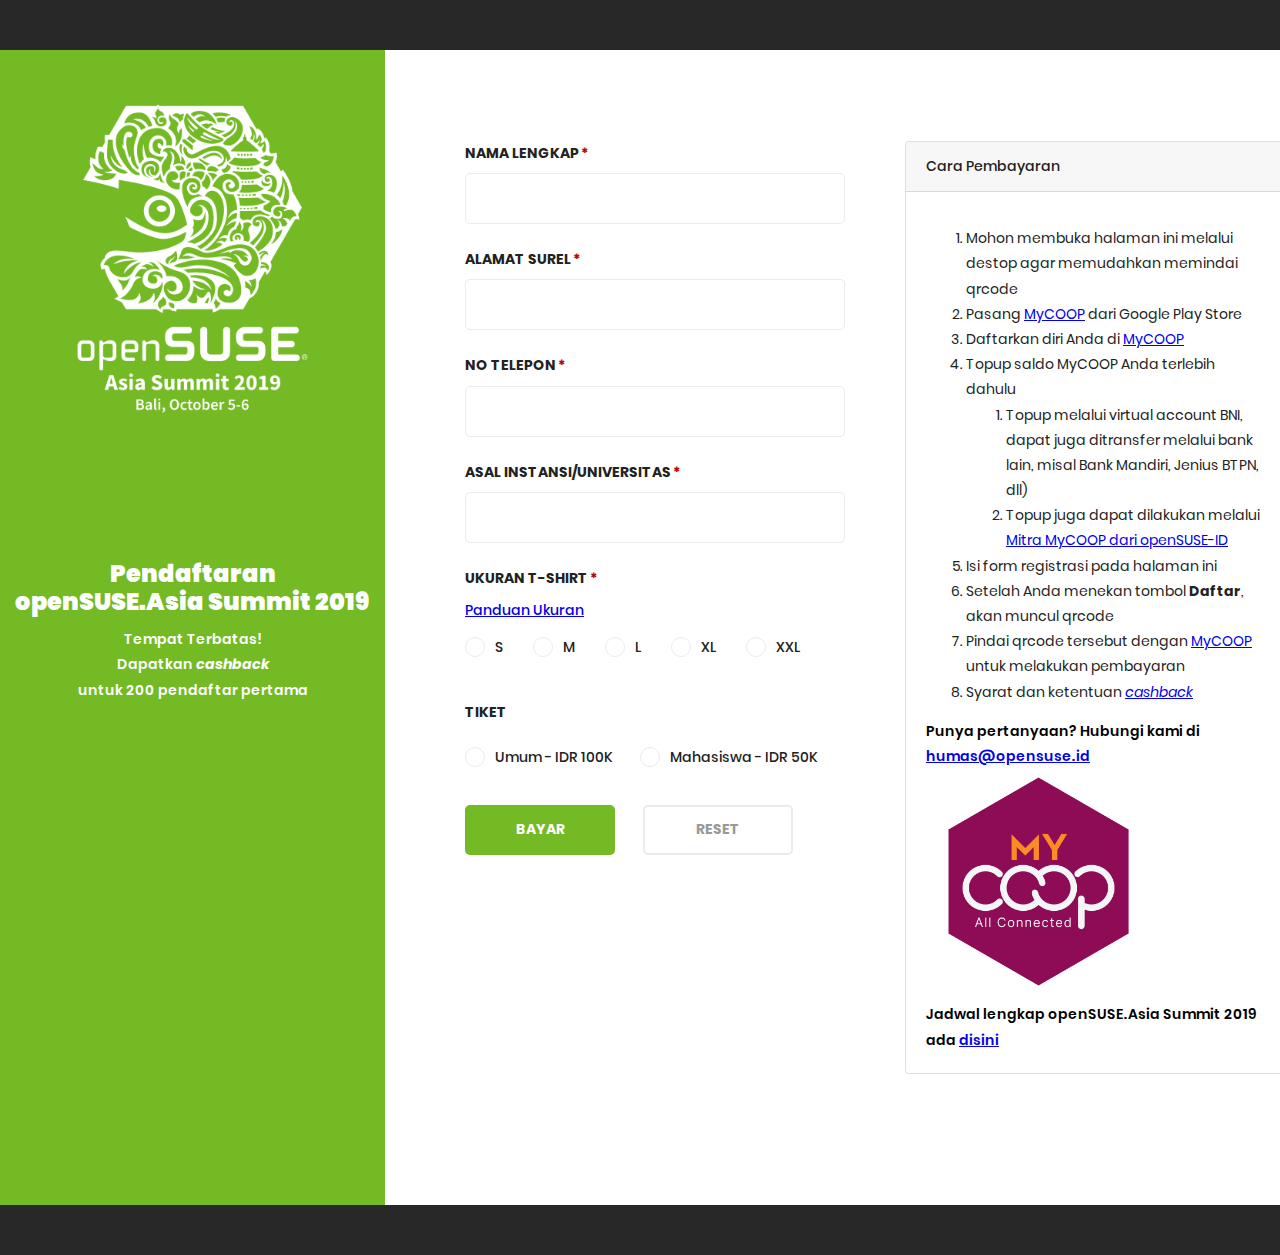
<file: index.html>
<!DOCTYPE html>
<html lang="en">
<head>
    <meta charset="UTF-8">
    <meta name="viewport" content="width=device-width, initial-scale=1.0">
    <meta http-equiv="X-UA-Compatible" content="ie=edge">
    <title>Pendaftaran openSUSE.Asia Summit 2019</title>

    <!-- Font Icon -->
    <link rel="stylesheet" href="fonts/material-icon/css/material-design-iconic-font.min.css">
    <link rel="stylesheet" href="vendor/nouislider/nouislider.min.css">

    <!-- Main css -->
    <link rel="stylesheet" href="css/style.css">
    
    <link rel="icon" href="images/favicon.png" type="image/png">
</head>
<body>

    <div class="main">

        <div class="container">
            <div class="signup-content">
                <div class="signup-img">
                    <img src="images/form-img.png" alt="">
                    <div class="signup-img-content">
                        <h2>Pendaftaran <br>openSUSE.Asia Summit 2019</h2>
                        <p>Tempat Terbatas!</p>
                        <p>Dapatkan <i>cashback</i> <br>untuk 200 pendaftar pertama</p>
                    </div>
                </div>
                <div class="signup-form">
                    <form method="POST" class="register-form" id="register-form">
                        <div class="form-row parent">
                            <div class="form-group child1">
                                <div class="form-input">
                                    <label class="required">Nama Lengkap</label>
                                    <input type="text" />
                                </div>
                                <div class="form-input">
                                    <label class="required">Alamat Surel</label>
                                    <input type="text" />
                                </div>
                                <div class="form-input">
                                    <label class="required">No Telepon</label>
                                    <input type="number" />
                                </div>
                                <div class="form-input">
                                    <label class="required">Asal Instansi/Universitas</label>
                                    <input type="text" />
                                </div>
                                <div class="form-input">
                                    <label class="required">Ukuran T-Shirt</label>
                                        <a href="https://docs.google.com/presentation/d/1fCoZG9MHv4JYmxGkCTQzNyQgtbipjq9sCdeVoME6o_M/edit?usp=sharing" target="_blank">Panduan Ukuran</a>
                                        <div class="form-radio-group">            
                                            <div class="form-radio-item">
                                                <input type="radio" name="t-shirt" id="S">
                                                <label for="S">S</label>
                                                <span class="check"></span>
                                            </div>
                                            <div class="form-radio-item">
                                                <input type="radio" name="t-shirt" id="M">
                                                <label for="M">M</label>
                                                <span class="check"></span>
                                            </div>
                                            <div class="form-radio-item">
                                                <input type="radio" name="t-shirt" id="L">
                                                <label for="L">L</label>
                                                <span class="check"></span>
                                            </div>
                                            <div class="form-radio-item">
                                                <input type="radio" name="t-shirt" id="XL">
                                                <label for="XL">XL</label>
                                                <span class="check"></span>
                                            </div>
                                            <div class="form-radio-item">
                                                <input type="radio" name="t-shirt" id="XXL">
                                                <label for="XXL">XXL</label>
                                                <span class="check"></span>
                                            </div>
                                        </div>
                                </div>
                                <div class="form-radio">
                                    <div class="label-flex">
                                        <label for="payment">Tiket</label>
                                    </div>
                                    <div class="form-radio-group">            
                                        <div class="form-radio-item">
                                            <input type="radio" name="payment" id="umum">
                                            <label for="umum">Umum - IDR 100K</label>
                                            <span class="check"></span>
                                        </div>
                                        <div class="form-radio-item">
                                            <input type="radio" name="payment" id="mahasiswa">
                                            <label for="mahasiswa">Mahasiswa - IDR 50K</label>
                                            <span class="check"></span>
                                        </div>
                                    </div>                                   
                                </div>
                                <!--div class="form-input">
                                    <label class="required">Unggah Kartu Tanda Mahasiswa</label>
                                    <input type="file"/>
                                </div-->
                                <div class="form-submit">
                                    <input type="submit" value="Bayar" class="submit" id="submit"/>
                                    <input type="submit" value="Reset" class="submit" id="reset"/>
                                </div>        
                            </div>
                            <div class="form-group child2">
								<div class="card">
								  <div class="card-header">
									Cara Pembayaran
								  </div>
								  <div class="card-body">
									<ol>
                                        <li>Mohon membuka halaman ini melalui destop agar memudahkan memindai qrcode</li>    
                                        <li>Pasang <a href="https://play.google.com/store/apps/details?id=io.sakti.mycoop">MyCOOP</a> dari Google Play Store</li>
                                        <li>Daftarkan diri Anda di <a href="https://play.google.com/store/apps/details?id=io.sakti.mycoop">MyCOOP</a> </li>
                                        <li>Topup saldo MyCOOP Anda terlebih dahulu
                                            <ol>
                                                <li>Topup melalui virtual account BNI, dapat juga ditransfer melalui bank lain, misal Bank Mandiri, Jenius BTPN, dll)</li>
                                                <li>Topup juga dapat dilakukan melalui <a href="mitra.html" target="_blank">Mitra MyCOOP dari openSUSE-ID</a></li>
                                            </ol>
                                        </li>
										<li>Isi form registrasi pada halaman ini</li>
										<li>Setelah Anda menekan tombol <b>Daftar</b>, akan muncul qrcode</li>
                                        <li>Pindai qrcode tersebut dengan <a href="https://play.google.com/store/apps/details?id=io.sakti.mycoop">MyCOOP</a> untuk melakukan pembayaran</li>
                                        <li>Syarat dan ketentuan <a href="s-k.html" target="_blank"><i>cashback</i></a></li>
                                    </ol>
                                    <p style="color: #000000;">Punya pertanyaan? Hubungi kami di <a href="mailto:humas@opensuse.id?subject=Daftar Peserta openSUSE.Asia Summit 2019">humas@opensuse.id</a></p>
                                    <img src="images/mycoop.png" alt="mycoop" style="height:225px;">
                                    <p style="color: #000000;">Jadwal lengkap openSUSE.Asia Summit 2019 ada <a href="https://events.opensuse.org/conferences/summitasia19/schedule" target="_blank">disini</a></p>
                                </div>
								</div>
                            </div>
                        </div>
                    </form>
                </div>
            </div>
        </div>

    </div>

    <!-- JS -->
    <script src="vendor/jquery/jquery.min.js"></script>
    <script src="vendor/nouislider/nouislider.min.js"></script>
    <script src="vendor/wnumb/wNumb.js"></script>
    <script src="vendor/jquery-validation/dist/jquery.validate.min.js"></script>
    <script src="vendor/jquery-validation/dist/additional-methods.min.js"></script>
    <script src="js/main.js"></script>
</body><!-- This templates was made by Colorlib (https://colorlib.com) -->
</html>
</file>
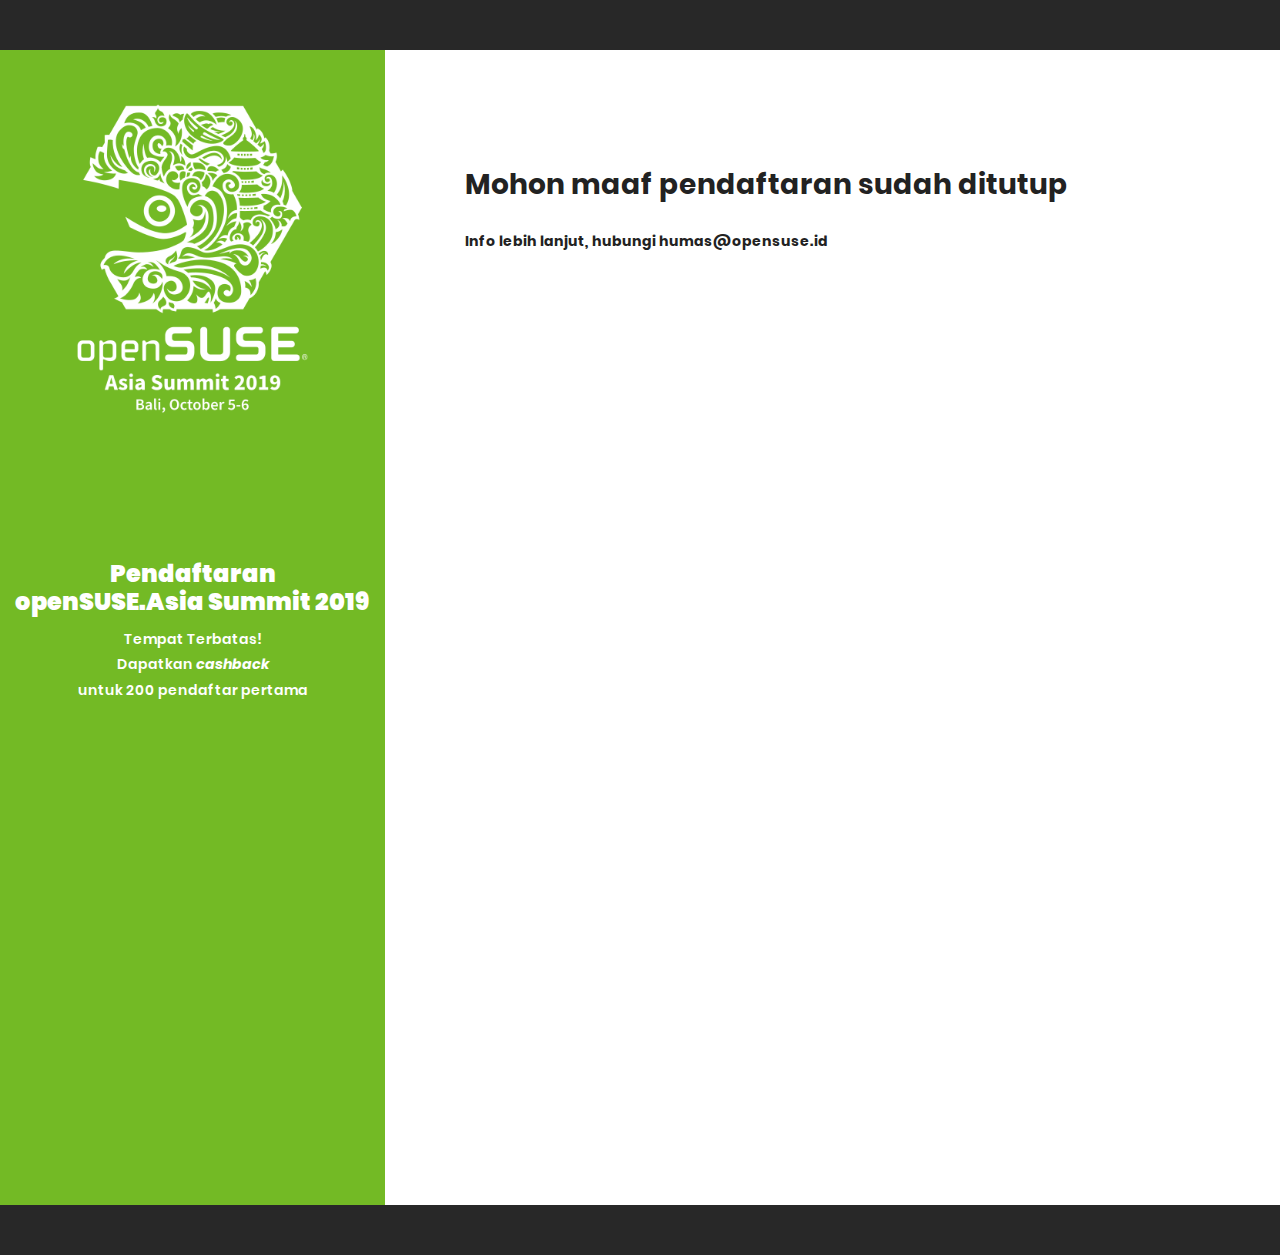
<file: closed.html>
<!DOCTYPE html>
<html lang="en">
<head>
    <meta charset="UTF-8">
    <meta name="viewport" content="width=device-width, initial-scale=1.0">
    <meta http-equiv="X-UA-Compatible" content="ie=edge">
    <title>openSUSE.Asia Summit 2019</title>

    <!-- Font Icon -->
    <link rel="stylesheet" href="fonts/material-icon/css/material-design-iconic-font.min.css">
    <link rel="stylesheet" href="vendor/nouislider/nouislider.min.css">

    <!-- Main css -->
    <link rel="stylesheet" href="css/style.css">
    
    <link rel="icon" href="images/favicon.png" type="image/png">
</head>
<body>

    <div class="main">

        <div class="container">
            <div class="signup-content">
                <div class="signup-img">
                    <img src="images/form-img.png" alt="">
                    <div class="signup-img-content">
                        <h2>Pendaftaran <br>openSUSE.Asia Summit 2019</h2>
                        <p>Tempat Terbatas!</p>
                        <p>Dapatkan <i>cashback</i> <br>untuk 200 pendaftar pertama</p>
                    </div>
                </div>
                <div class="signup-form">
                    <div class="register-form" >
                            <h1>Mohon maaf pendaftaran sudah ditutup</h1>
                            <h4>Info lebih lanjut, hubungi humas@opensuse.id</h4>
                    </div>
                </div>
            </div>
        </div>

    </div>

    <!-- JS -->
    <script src="vendor/jquery/jquery.min.js"></script>
    <script src="vendor/nouislider/nouislider.min.js"></script>
    <script src="vendor/wnumb/wNumb.js"></script>
    <script src="vendor/jquery-validation/dist/jquery.validate.min.js"></script>
    <script src="vendor/jquery-validation/dist/additional-methods.min.js"></script>
    <script src="js/main.js"></script>
</body><!-- This templates was made by Colorlib (https://colorlib.com) -->
</html>
</file>
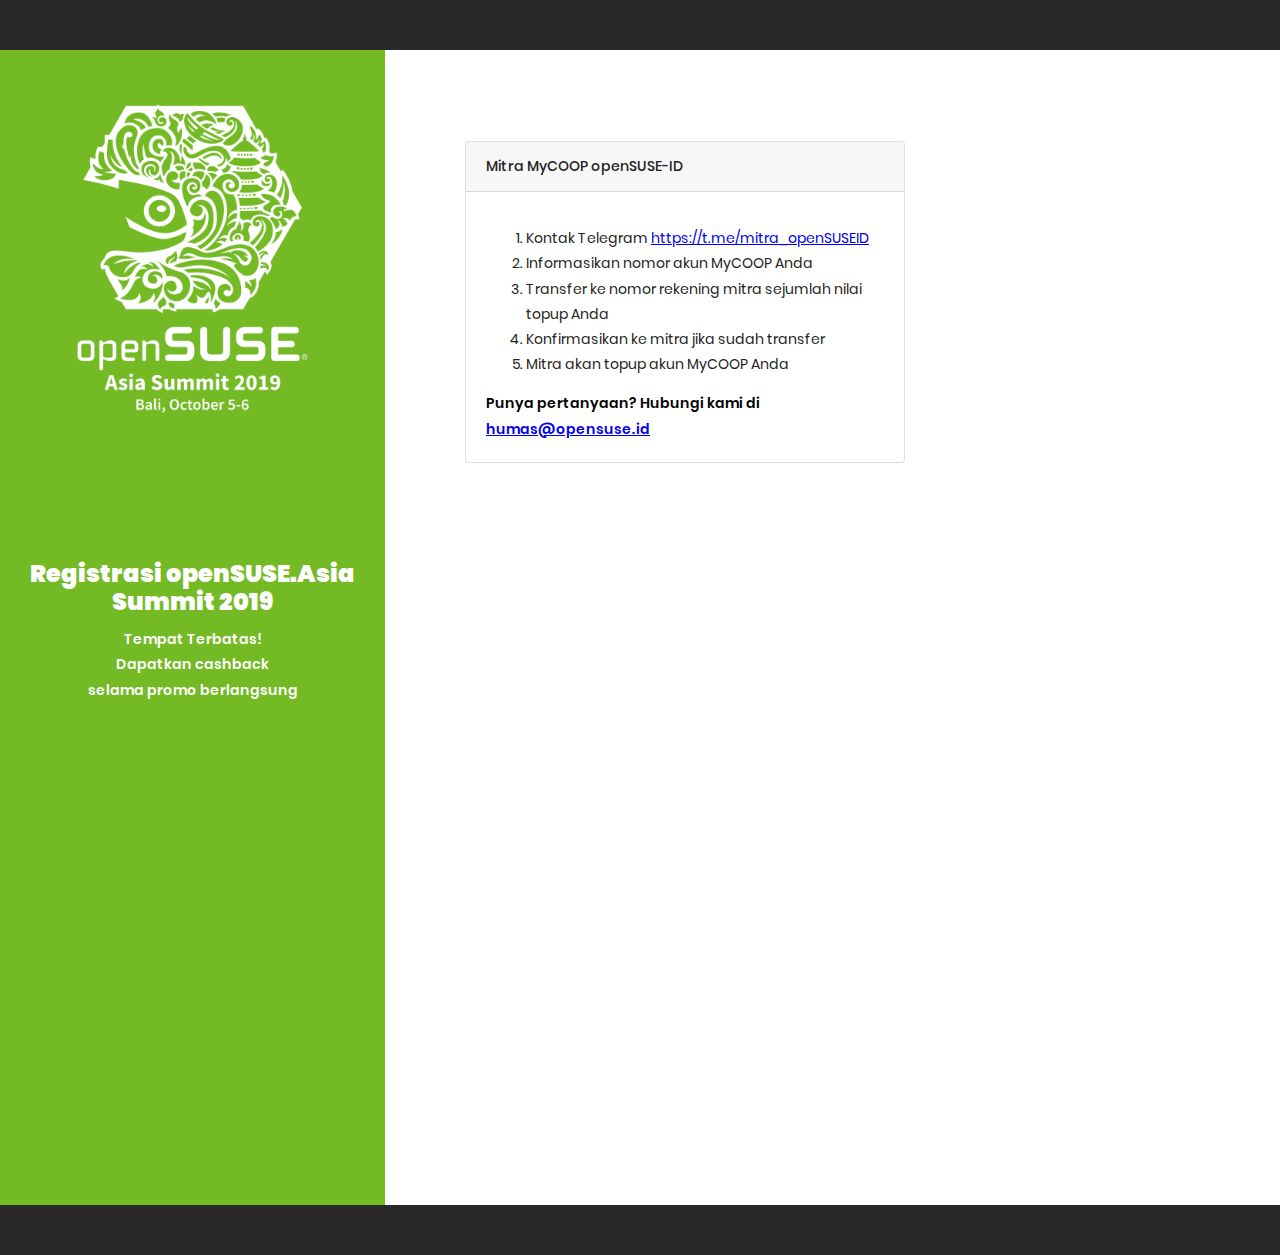
<file: mitra.html>
<!DOCTYPE html>
<html lang="en">
<head>
    <meta charset="UTF-8">
    <meta name="viewport" content="width=device-width, initial-scale=1.0">
    <meta http-equiv="X-UA-Compatible" content="ie=edge">
    <title>Mitra MyCOOP openSUSE.Asia Summit 2019</title>

    <!-- Font Icon -->
    <link rel="stylesheet" href="fonts/material-icon/css/material-design-iconic-font.min.css">
    <link rel="stylesheet" href="vendor/nouislider/nouislider.min.css">

    <!-- Main css -->
    <link rel="stylesheet" href="css/style.css">
    
    <link rel="icon" href="images/favicon.png" type="image/png">
</head>
<body>

    <div class="main">

        <div class="container">
            <div class="signup-content">
                <div class="signup-img">
                    <img src="images/form-img.png" alt="">
                    <div class="signup-img-content">
                        <h2>Registrasi openSUSE.Asia Summit 2019</h2>
                        <p>Tempat Terbatas!</p>
                        <p>Dapatkan cashback <br>selama promo berlangsung</p>
                    </div>
                </div>
                <div class="signup-form">
                    <form method="POST" class="register-form" id="register-form">
                        <div class="form-row parent">
                            <div class="form-group child2">
								<div class="card">
								  <div class="card-header">
									Mitra MyCOOP openSUSE-ID
								  </div>
								  <div class="card-body">
									<ol>
                                        <li>Kontak Telegram <a href="https://t.me/mitra_openSUSEID">https://t.me/mitra_openSUSEID</a></li>
                                        <li>Informasikan nomor akun MyCOOP Anda</li>
                                        <li>Transfer ke nomor rekening mitra sejumlah nilai topup Anda</li>
                                        <li>Konfirmasikan ke mitra jika sudah transfer</li>
                                        <li>Mitra akan topup akun MyCOOP Anda</li>    
                                    </ol>
                                    <p style="color: #000000;">Punya pertanyaan? Hubungi kami di <a href="mailto:humas@opensuse.id?subject=Daftar Peserta openSUSE.Asia Summit 2019">humas@opensuse.id</a></p>
                                </div>
								</div>
                            </div>
                        </div>
                    </form>
                </div>
            </div>
        </div>

    </div>

    <!-- JS -->
    <script src="vendor/jquery/jquery.min.js"></script>
    <script src="vendor/nouislider/nouislider.min.js"></script>
    <script src="vendor/wnumb/wNumb.js"></script>
    <script src="vendor/jquery-validation/dist/jquery.validate.min.js"></script>
    <script src="vendor/jquery-validation/dist/additional-methods.min.js"></script>
    <script src="js/main.js"></script>
</body><!-- This templates was made by Colorlib (https://colorlib.com) -->
</html>
</file>
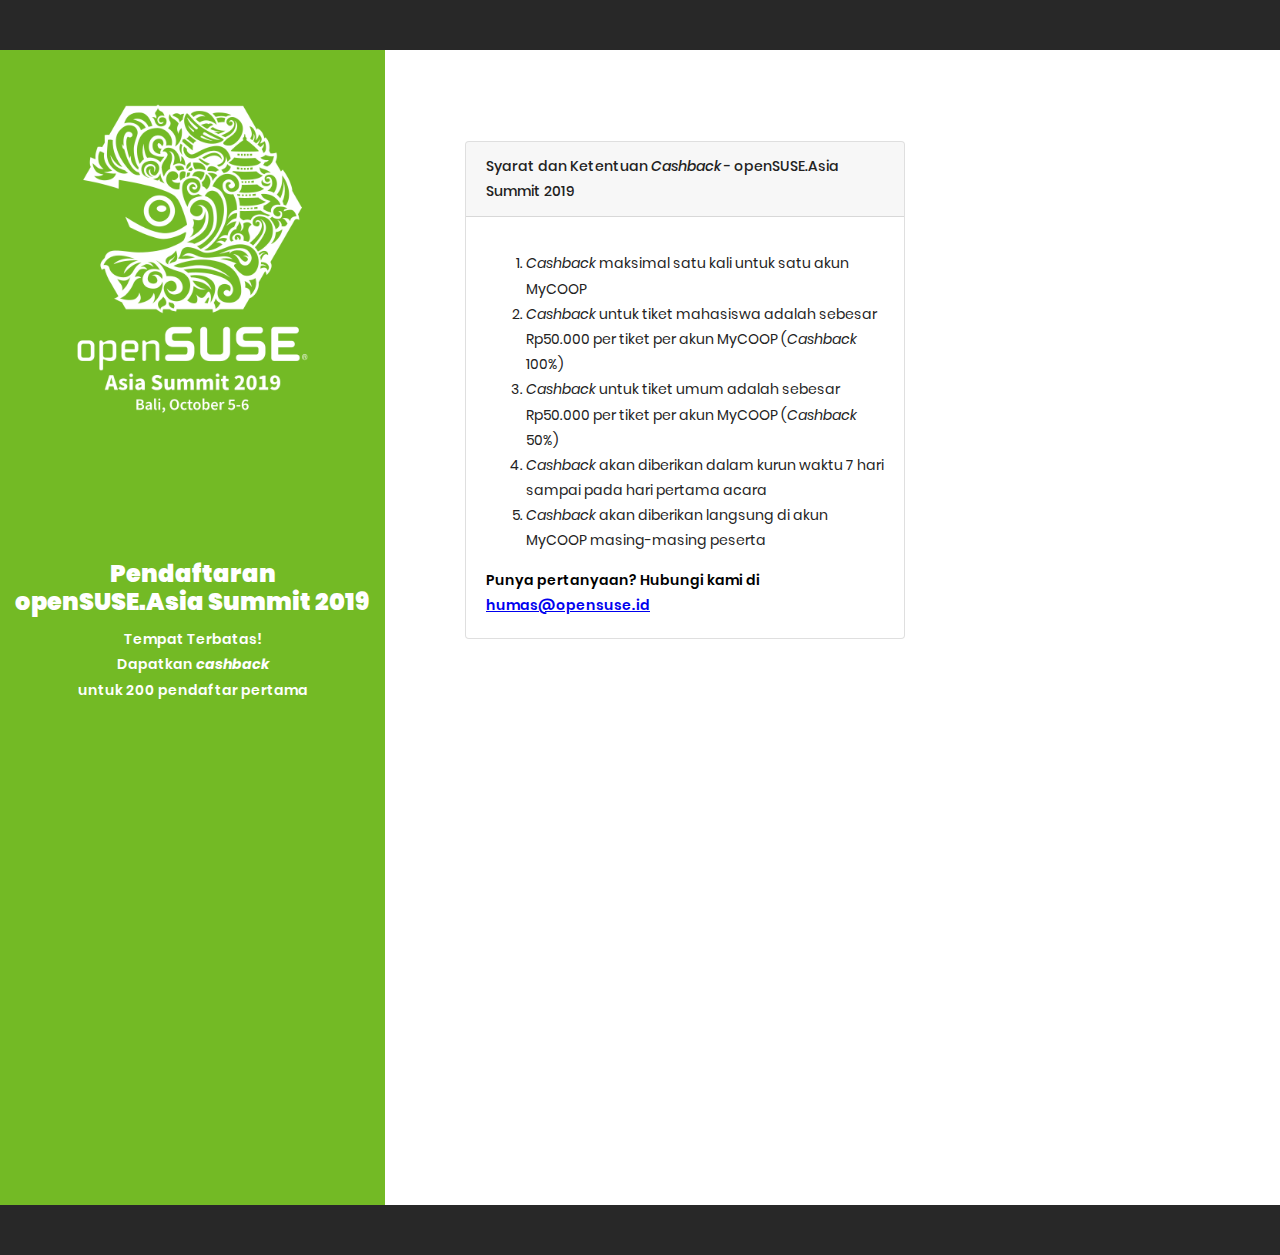
<file: s-k.html>
<!DOCTYPE html>
<html lang="en">
<head>
    <meta charset="UTF-8">
    <meta name="viewport" content="width=device-width, initial-scale=1.0">
    <meta http-equiv="X-UA-Compatible" content="ie=edge">
    <title>Syarat dan Ketentuan Cashback - openSUSE.Asia Summit 2019</title>

    <!-- Font Icon -->
    <link rel="stylesheet" href="fonts/material-icon/css/material-design-iconic-font.min.css">
    <link rel="stylesheet" href="vendor/nouislider/nouislider.min.css">

    <!-- Main css -->
    <link rel="stylesheet" href="css/style.css">
    
    <link rel="icon" href="images/favicon.png" type="image/png">
</head>
<body>

    <div class="main">

        <div class="container">
            <div class="signup-content">
                <div class="signup-img">
                    <img src="images/form-img.png" alt="">
                    <div class="signup-img-content">
                        <h2>Pendaftaran <br>openSUSE.Asia Summit 2019</h2>
                        <p>Tempat Terbatas!</p>
                        <p>Dapatkan <i>cashback</i> <br>untuk 200 pendaftar pertama</p>
                    </div>
                </div>
                <div class="signup-form">
                    <div class="register-form" >
                        <div class="form-row parent">
                            <div class="form-group child2">
								<div class="card">
								  <div class="card-header">
									Syarat dan Ketentuan <i>Cashback</i> - openSUSE.Asia Summit 2019
								  </div>
								  <div class="card-body">
									<ol>
                                        <li><i>Cashback</i> maksimal satu kali untuk satu akun MyCOOP</li>
                                        <li><i>Cashback</i> untuk tiket mahasiswa adalah sebesar Rp50.000 per tiket per akun MyCOOP (<i>Cashback</i> 100%)</li>
                                        <li><i>Cashback</i> untuk tiket umum adalah sebesar Rp50.000 per tiket per akun MyCOOP (<i>Cashback</i> 50%)</li>
                                        <li><i>Cashback</i> akan diberikan dalam kurun waktu 7 hari sampai pada hari pertama acara</li>
                                        <li><i>Cashback</i> akan diberikan langsung di akun MyCOOP masing-masing peserta</li>
                                    </ol>
                                    <p style="color: #000000;">Punya pertanyaan? Hubungi kami di <a href="mailto:humas@opensuse.id?subject=Daftar Peserta openSUSE.Asia Summit 2019">humas@opensuse.id</a></p>
                                </div>
								</div>
                            </div>
                        </div>
                    </div>
                </div>
            </div>
        </div>

    </div>

    <!-- JS -->
    <script src="vendor/jquery/jquery.min.js"></script>
    <script src="vendor/nouislider/nouislider.min.js"></script>
    <script src="vendor/wnumb/wNumb.js"></script>
    <script src="vendor/jquery-validation/dist/jquery.validate.min.js"></script>
    <script src="vendor/jquery-validation/dist/additional-methods.min.js"></script>
    <script src="js/main.js"></script>
</body><!-- This templates was made by Colorlib (https://colorlib.com) -->
</html>
</file>
<file: css/style.css>
/* @extend display-flex; */
display-flex, .signup-content, .form-row, .label-flex, .form-radio-group {
  display: flex;
  display: -webkit-flex; }

/* @extend list-type-ulli; */
list-type-ulli, ul {
  list-style-type: none;
  margin: 0;
  padding: 0; }

/* poppins-300 - latin */
@font-face {
  font-family: 'Poppins';
  font-style: normal;
  font-weight: 300;
  src: url("../fonts/poppins/poppins-v5-latin-300.eot");
  /* IE9 Compat Modes */
  src: local("Poppins Light"), local("Poppins-Light"), url("../fonts/poppins/poppins-v5-latin-300.eot?#iefix") format("embedded-opentype"), url("../fonts/poppins/poppins-v5-latin-300.woff2") format("woff2"), url("../fonts/poppins/poppins-v5-latin-300.woff") format("woff"), url("../fonts/poppins/poppins-v5-latin-300.ttf") format("truetype"), url("../fonts/poppins/poppins-v5-latin-300.svg#Poppins") format("svg");
  /* Legacy iOS */ }
/* poppins-300italic - latin */
@font-face {
  font-family: 'Poppins';
  font-style: italic;
  font-weight: 300;
  src: url("../fonts/poppins/poppins-v5-latin-300italic.eot");
  /* IE9 Compat Modes */
  src: local("Poppins Light Italic"), local("Poppins-LightItalic"), url("../fonts/poppins/poppins-v5-latin-300italic.eot?#iefix") format("embedded-opentype"), url("../fonts/poppins/poppins-v5-latin-300italic.woff2") format("woff2"), url("../fonts/poppins/poppins-v5-latin-300italic.woff") format("woff"), url("../fonts/poppins/poppins-v5-latin-300italic.ttf") format("truetype"), url("../fonts/poppins/poppins-v5-latin-300italic.svg#Poppins") format("svg");
  /* Legacy iOS */ }
/* poppins-regular - latin */
@font-face {
  font-family: 'Poppins';
  font-style: normal;
  font-weight: 400;
  src: url("../fonts/poppins/poppins-v5-latin-regular.eot");
  /* IE9 Compat Modes */
  src: local("Poppins Regular"), local("Poppins-Regular"), url("../fonts/poppins/poppins-v5-latin-regular.eot?#iefix") format("embedded-opentype"), url("../fonts/poppins/poppins-v5-latin-regular.woff2") format("woff2"), url("../fonts/poppins/poppins-v5-latin-regular.woff") format("woff"), url("../fonts/poppins/poppins-v5-latin-regular.ttf") format("truetype"), url("../fonts/poppins/poppins-v5-latin-regular.svg#Poppins") format("svg");
  /* Legacy iOS */ }
/* poppins-italic - latin */
@font-face {
  font-family: 'Poppins';
  font-style: italic;
  font-weight: 400;
  src: url("../fonts/poppins/poppins-v5-latin-italic.eot");
  /* IE9 Compat Modes */
  src: local("Poppins Italic"), local("Poppins-Italic"), url("../fonts/poppins/poppins-v5-latin-italic.eot?#iefix") format("embedded-opentype"), url("../fonts/poppins/poppins-v5-latin-italic.woff2") format("woff2"), url("../fonts/poppins/poppins-v5-latin-italic.woff") format("woff"), url("../fonts/poppins/poppins-v5-latin-italic.ttf") format("truetype"), url("../fonts/poppins/poppins-v5-latin-italic.svg#Poppins") format("svg");
  /* Legacy iOS */ }
/* poppins-500 - latin */
@font-face {
  font-family: 'Poppins';
  font-style: normal;
  font-weight: 500;
  src: url("../fonts/poppins/poppins-v5-latin-500.eot");
  /* IE9 Compat Modes */
  src: local("Poppins Medium"), local("Poppins-Medium"), url("../fonts/poppins/poppins-v5-latin-500.eot?#iefix") format("embedded-opentype"), url("../fonts/poppins/poppins-v5-latin-500.woff2") format("woff2"), url("../fonts/poppins/poppins-v5-latin-500.woff") format("woff"), url("../fonts/poppins/poppins-v5-latin-500.ttf") format("truetype"), url("../fonts/poppins/poppins-v5-latin-500.svg#Poppins") format("svg");
  /* Legacy iOS */ }
/* poppins-500italic - latin */
@font-face {
  font-family: 'Poppins';
  font-style: italic;
  font-weight: 500;
  src: url("../fonts/poppins/poppins-v5-latin-500italic.eot");
  /* IE9 Compat Modes */
  src: local("Poppins Medium Italic"), local("Poppins-MediumItalic"), url("../fonts/poppins/poppins-v5-latin-500italic.eot?#iefix") format("embedded-opentype"), url("../fonts/poppins/poppins-v5-latin-500italic.woff2") format("woff2"), url("../fonts/poppins/poppins-v5-latin-500italic.woff") format("woff"), url("../fonts/poppins/poppins-v5-latin-500italic.ttf") format("truetype"), url("../fonts/poppins/poppins-v5-latin-500italic.svg#Poppins") format("svg");
  /* Legacy iOS */ }
/* poppins-600 - latin */
@font-face {
  font-family: 'Poppins';
  font-style: normal;
  font-weight: 600;
  src: url("../fonts/poppins/poppins-v5-latin-600.eot");
  /* IE9 Compat Modes */
  src: local("Poppins SemiBold"), local("Poppins-SemiBold"), url("../fonts/poppins/poppins-v5-latin-600.eot?#iefix") format("embedded-opentype"), url("../fonts/poppins/poppins-v5-latin-600.woff2") format("woff2"), url("../fonts/poppins/poppins-v5-latin-600.woff") format("woff"), url("../fonts/poppins/poppins-v5-latin-600.ttf") format("truetype"), url("../fonts/poppins/poppins-v5-latin-600.svg#Poppins") format("svg");
  /* Legacy iOS */ }
/* poppins-700 - latin */
@font-face {
  font-family: 'Poppins';
  font-style: normal;
  font-weight: 700;
  src: url("../fonts/poppins/poppins-v5-latin-700.eot");
  /* IE9 Compat Modes */
  src: local("Poppins Bold"), local("Poppins-Bold"), url("../fonts/poppins/poppins-v5-latin-700.eot?#iefix") format("embedded-opentype"), url("../fonts/poppins/poppins-v5-latin-700.woff2") format("woff2"), url("../fonts/poppins/poppins-v5-latin-700.woff") format("woff"), url("../fonts/poppins/poppins-v5-latin-700.ttf") format("truetype"), url("../fonts/poppins/poppins-v5-latin-700.svg#Poppins") format("svg");
  /* Legacy iOS */ }
/* poppins-700italic - latin */
@font-face {
  font-family: 'Poppins';
  font-style: italic;
  font-weight: 700;
  src: url("../fonts/poppins/poppins-v5-latin-700italic.eot");
  /* IE9 Compat Modes */
  src: local("Poppins Bold Italic"), local("Poppins-BoldItalic"), url("../fonts/poppins/poppins-v5-latin-700italic.eot?#iefix") format("embedded-opentype"), url("../fonts/poppins/poppins-v5-latin-700italic.woff2") format("woff2"), url("../fonts/poppins/poppins-v5-latin-700italic.woff") format("woff"), url("../fonts/poppins/poppins-v5-latin-700italic.ttf") format("truetype"), url("../fonts/poppins/poppins-v5-latin-700italic.svg#Poppins") format("svg");
  /* Legacy iOS */ }
/* poppins-800 - latin */
@font-face {
  font-family: 'Poppins';
  font-style: normal;
  font-weight: 800;
  src: url("../fonts/poppins/poppins-v5-latin-800.eot");
  /* IE9 Compat Modes */
  src: local("Poppins ExtraBold"), local("Poppins-ExtraBold"), url("../fonts/poppins/poppins-v5-latin-800.eot?#iefix") format("embedded-opentype"), url("../fonts/poppins/poppins-v5-latin-800.woff2") format("woff2"), url("../fonts/poppins/poppins-v5-latin-800.woff") format("woff"), url("../fonts/poppins/poppins-v5-latin-800.ttf") format("truetype"), url("../fonts/poppins/poppins-v5-latin-800.svg#Poppins") format("svg");
  /* Legacy iOS */ }
/* poppins-800italic - latin */
@font-face {
  font-family: 'Poppins';
  font-style: italic;
  font-weight: 800;
  src: url("../fonts/poppins/poppins-v5-latin-800italic.eot");
  /* IE9 Compat Modes */
  src: local("Poppins ExtraBold Italic"), local("Poppins-ExtraBoldItalic"), url("../fonts/poppins/poppins-v5-latin-800italic.eot?#iefix") format("embedded-opentype"), url("../fonts/poppins/poppins-v5-latin-800italic.woff2") format("woff2"), url("../fonts/poppins/poppins-v5-latin-800italic.woff") format("woff"), url("../fonts/poppins/poppins-v5-latin-800italic.ttf") format("truetype"), url("../fonts/poppins/poppins-v5-latin-800italic.svg#Poppins") format("svg");
  /* Legacy iOS */ }
/* poppins-900 - latin */
@font-face {
  font-family: 'Poppins';
  font-style: normal;
  font-weight: 900;
  src: url("../fonts/poppins/poppins-v5-latin-900.eot");
  /* IE9 Compat Modes */
  src: local("Poppins Black"), local("Poppins-Black"), url("../fonts/poppins/poppins-v5-latin-900.eot?#iefix") format("embedded-opentype"), url("../fonts/poppins/poppins-v5-latin-900.woff2") format("woff2"), url("../fonts/poppins/poppins-v5-latin-900.woff") format("woff"), url("../fonts/poppins/poppins-v5-latin-900.ttf") format("truetype"), url("../fonts/poppins/poppins-v5-latin-900.svg#Poppins") format("svg");
  /* Legacy iOS */ }
a:focus, a:active {
  text-decoration: none;
  outline: none;
  transition: all 300ms ease 0s;
  -moz-transition: all 300ms ease 0s;
  -webkit-transition: all 300ms ease 0s;
  -o-transition: all 300ms ease 0s;
  -ms-transition: all 300ms ease 0s; }

input, select, textarea {
  outline: none;
  appearance: unset !important;
  -moz-appearance: unset !important;
  -webkit-appearance: unset !important;
  -o-appearance: unset !important;
  -ms-appearance: unset !important; }

input::-webkit-outer-spin-button, input::-webkit-inner-spin-button {
  appearance: none !important;
  -moz-appearance: none !important;
  -webkit-appearance: none !important;
  -o-appearance: none !important;
  -ms-appearance: none !important;
  margin: 0; }

input:focus, select:focus, textarea:focus {
  outline: none;
  box-shadow: none !important;
  -moz-box-shadow: none !important;
  -webkit-box-shadow: none !important;
  -o-box-shadow: none !important;
  -ms-box-shadow: none !important; }

input[type=checkbox] {
  appearance: checkbox !important;
  -moz-appearance: checkbox !important;
  -webkit-appearance: checkbox !important;
  -o-appearance: checkbox !important;
  -ms-appearance: checkbox !important; }

input[type=radio] {
  appearance: radio !important;
  -moz-appearance: radio !important;
  -webkit-appearance: radio !important;
  -o-appearance: radio !important;
  -ms-appearance: radio !important; }

input:-webkit-autofill {
  box-shadow: 0 0 0 30px transparent inset;
  -moz-box-shadow: 0 0 0 30px transparent inset;
  -webkit-box-shadow: 0 0 0 30px transparent inset;
  -o-box-shadow: 0 0 0 30px transparent inset;
  -ms-box-shadow: 0 0 0 30px transparent inset;
  background-color: transparent !important; }

img {
  max-width: 100%;
  height: auto; }

figure {
  margin: 0; }

p {
  margin: 0px;
  font-weight: 600;
  color: #fff; }

h2 {
  line-height: 1.2;
  margin: 0;
  padding: 0;
  font-weight: 900;
  color: #fff;
  font-family: 'Poppins';
  font-size: 24px;
  margin-bottom: 10px; }

.clear {
  clear: both; }

body {
  font-size: 14px;
  line-height: 1.8;
  color: #222;
  font-weight: 500;
  font-family: 'Poppins';
  margin: 0px;
  background: #282828;
  padding: 50px 0; }

.main {
  position: relative; }

.container {
  width: 1400px;
  margin: 0 auto;
  background: #fff; }

.signup-img {
  position: relative;
  width: 385px;
  margin-bottom: -8px; }

.signup-form {
  width: 1015px;
  margin-top: -2px; }

.signup-img-content {
  position: absolute;
  top: 50%;
  left: 50%;
  transform: translate(-50%, -50%);
  -moz-transform: translate(-50%, -50%);
  -webkit-transform: translate(-50%, -50%);
  -o-transform: translate(-50%, -50%);
  -ms-transform: translate(-50%, -50%);
  text-align: center;
  width: 100%; }

.register-form {
  padding: 93px 115px 90px 80px;
  margin-bottom: -8px; }

.form-row {
  margin: 0 -30px; }
  .form-row .form-group {
    width: 50%;
    padding: 0 30px; }

.form-input, .form-select, .form-radio {
  margin-bottom: 23px; }

label, input {
  display: block;
  width: 100%; }

label {
  font-weight: bold;
  text-transform: uppercase;
  margin-bottom: 7px; }

label.required {
  position: relative; }
  label.required:after {
    content: '*';
    margin-left: 2px;
    color: #b90000; }

input {
  box-sizing: border-box;
  border: 1px solid #ebebeb;
  padding: 14px 20px;
  border-radius: 5px;
  -moz-border-radius: 5px;
  -webkit-border-radius: 5px;
  -o-border-radius: 5px;
  -ms-border-radius: 5px;
  font-size: 14px;
  font-family: 'Poppins'; }
  input:focus {
    border: 1px solid #73ba25; }

.label-flex {
  justify-content: space-between;
  -moz-justify-content: space-between;
  -webkit-justify-content: space-between;
  -o-justify-content: space-between;
  -ms-justify-content: space-between; }
  .label-flex label {
    width: auto; }

.form-link {
  font-size: 12px;
  color: #222;
  text-decoration: none;
  position: relative; }
  .form-link:after {
    position: absolute;
    content: "";
    width: 100%;
    height: 2px;
    background: #d7d7d7;
    left: 0;
    bottom: 12px; }

.form-radio {
  margin-bottom: 18px; }
  .form-radio input {
    width: auto;
    display: inline-block; }

.radio-label {
  padding-right: 72px; }

.form-radio-group {
  padding-bottom: 10px;
  padding-top: 12px; }

.form-radio-item {
  position: relative;
  margin-right: 30px; }
  .form-radio-item label {
    font-weight: 500;
    padding-left: 30px;
    position: relative;
    z-index: 9;
    display: block;
    cursor: pointer;
    text-transform: none; }

.check {
  display: inline-block;
  position: absolute;
  border: 1px solid #ebebeb;
  border-radius: 50%;
  -moz-border-radius: 50%;
  -webkit-border-radius: 50%;
  -o-border-radius: 50%;
  -ms-border-radius: 50%;
  height: 18px;
  width: 18px;
  top: 2px;
  left: 0px;
  z-index: 5;
  transition: border .25s linear;
  -webkit-transition: border .25s linear; }
  .check:before {
    position: absolute;
    display: block;
    content: '';
    width: 12px;
    height: 12px;
    border-radius: 50%;
    -moz-border-radius: 50%;
    -webkit-border-radius: 50%;
    -o-border-radius: 50%;
    -ms-border-radius: 50%;
    top: 3px;
    left: 3px;
    margin: auto;
    transition: background 0.25s linear;
    -webkit-transition: background 0.25s linear; }

input[type=radio] {
  position: absolute;
  visibility: hidden; }
  input[type=radio]:checked ~ .check {
    border: 1px solid #73ba25; }
  input[type=radio]:checked ~ .check::before {
    background: #73ba25; }

ul {
  background: 0 0;
  position: relative;
  z-index: 9;
  border: 1px solid #ebebeb;
  border-radius: 5px;
  -moz-border-radius: 5px;
  -webkit-border-radius: 5px;
  -o-border-radius: 5px;
  -ms-border-radius: 5px; }

ul li {
  padding: 13px 20px;
  z-index: 2;
  color: #222; }

ul li:not(.init) {
  display: none;
  background: #fff;
  color: #222;
  padding: 5px 10px; }

ul li:not(.init):hover, ul li.selected:not(.init) {
  background: #73ba25;
  color: #fff; }

li.init {
  cursor: pointer;
  position: relative; }
  li.init:after {
    position: absolute;
    right: 20px;
    top: 50%;
    transform: translateY(-50%);
    -moz-transform: translateY(-50%);
    -webkit-transform: translateY(-50%);
    -o-transform: translateY(-50%);
    -ms-transform: translateY(-50%);
    font-size: 22px;
    color: #222;
    font-family: 'Material-Design-Iconic-Font';
    content: '\f2f2'; }

#slider-margin {
  height: 5px;
  border: none;
  box-shadow: none;
  -moz-box-shadow: none;
  -webkit-box-shadow: none;
  -o-box-shadow: none;
  -ms-box-shadow: none;
  background: #f8f8f8;
  border-radius: 2.5px;
  -moz-border-radius: 2.5px;
  -webkit-border-radius: 2.5px;
  -o-border-radius: 2.5px;
  -ms-border-radius: 2.5px; }
  #slider-margin .noUi-connect {
    background: #73ba25; }
  #slider-margin .noUi-handle {
    width: 100px;
    height: 30px;
    top: -12px;
    background: #73ba25;
    box-shadow: 0px 3px 2.85px 0.15px rgba(0, 0, 0, 0.1);
    -moz-box-shadow: 0px 3px 2.85px 0.15px rgba(0, 0, 0, 0.1);
    -webkit-box-shadow: 0px 3px 2.85px 0.15px rgba(0, 0, 0, 0.1);
    -o-box-shadow: 0px 3px 2.85px 0.15px rgba(0, 0, 0, 0.1);
    -ms-box-shadow: 0px 3px 2.85px 0.15px rgba(0, 0, 0, 0.1);
    border-radius: 5px;
    -moz-border-radius: 5px;
    -webkit-border-radius: 5px;
    -o-border-radius: 5px;
    -ms-border-radius: 5px;
    outline: none;
    border: none;
    right: -50px; }
    #slider-margin .noUi-handle:after, #slider-margin .noUi-handle:before {
      background: transparent;
      height: 0px;
      width: 20px;
      top: -2px;
      font-size: 18px;
      outline: none; }
    #slider-margin .noUi-handle:before {
      font-family: 'Material-Design-Iconic-Font';
      color: #fff;
      content: '\f2fa';
      left: 10px; }
    #slider-margin .noUi-handle:after {
      font-family: 'Material-Design-Iconic-Font';
      color: #fff;
      content: '\f2fb';
      left: auto;
      right: -5px; }
    #slider-margin .noUi-handle .noUi-tooltip {
      bottom: 2px;
      border: none;
      background: transparent;
      font-weight: bold;
      color: #fff;
      padding: 0px; }

.donate-us {
  margin-bottom: 93px;
  margin-top: 30px; }
  .donate-us label {
    margin-bottom: 32px; }

.price_slider {
  position: relative; }

.donate-value {
  position: absolute;
  top: -9px;
  left: 50%;
  z-index: 99;
  transform: translateX(-50%);
  -moz-transform: translateX(-50%);
  -webkit-transform: translateX(-50%);
  -o-transform: translateX(-50%);
  -ms-transform: translateX(-50%); }

.form-submit {
  text-align: left; }

.submit {
  width: 150px;
  height: 50px;
  display: inline-block;
  font-family: 'Poppins';
  font-weight: bold;
  font-size: 14px;
  padding: 10px;
  border: none;
  cursor: pointer;
  text-transform: uppercase;
  border-radius: 5px;
  -moz-border-radius: 5px;
  -webkit-border-radius: 5px;
  -o-border-radius: 5px;
  -ms-border-radius: 5px; }

#reset {
  background: #fff;
  color: #999;
  border: 2px solid #ebebeb; }
  #reset:hover {
    border: 2px solid #35b9ab;
    background: #35b9ab;
    color: #fff; }

#submit {
  background: #73ba25;
  color: #fff;
  margin-right: 25px; }
  #submit:hover {
    background-color: #4a7718; }

.form-input {
  position: relative; }

label.error {
  display: block;
  position: absolute;
  top: 0px;
  right: 0; }
  label.error:after {
    font-family: 'Material-Design-Iconic-Font';
    position: absolute;
    content: '\f1f8';
    right: 20px;
    top: 37px;
    font-size: 23px;
    color: #c70000; }

input.error {
  border: 1px solid #c70000; }

.select-list {
  position: relative;
  display: inline-block;
  width: 100%;
  margin-bottom: 47px; }

.list-item {
  position: absolute;
  width: 100%;
  z-index: 99; }

@media screen and (max-width: 1024px) {
  .container {
    width: calc( 100% - 30px);
    max-width: 100%;
    margin: 0 auto; }

  .signup-img {
    display: none; }

  .signup-form {
    width: 100%; }

  .register-form {
    padding: 93px 80px 90px 80px; } }
@media screen and (max-width: 992px) {
  .signup-content {
    width: 100%; }

  .form-radio-item {
    margin-right: 15px; }

  .register-form {
    padding: 93px 30px 90px 30px; } }
@media screen and (max-width: 768px) {
  .form-row {
    flex-direction: column;
    -moz-flex-direction: column;
    -webkit-flex-direction: column;
    -o-flex-direction: column;
    -ms-flex-direction: column;
    margin: 0px; }

  .form-row .form-group {
    width: 100%;
    padding: 0 0px; } }
@media screen and (max-width: 480px) {
  .submit {
    width: 100%; }

  #submit {
    margin-bottom: 20px;
    margin-right: 0px; }

  .form-radio-group {
    flex-direction: column;
    -moz-flex-direction: column;
    -webkit-flex-direction: column;
    -o-flex-direction: column;
    -ms-flex-direction: column; } }

/*# sourceMappingURL=style.css.map */

/* Card */
.card {
  position: relative;
  display: -ms-flexbox;
  display: flex;
  -ms-flex-direction: column;
  flex-direction: column;
  min-width: 0;
  word-wrap: break-word;
  background-color: #fff;
  background-clip: border-box;
  border: 1px solid rgba(0, 0, 0, 0.125);
  border-radius: 0.25rem;
}

.card > hr {
  margin-right: 0;
  margin-left: 0;
}

.card > .list-group:first-child .list-group-item:first-child {
  border-top-left-radius: 0.25rem;
  border-top-right-radius: 0.25rem;
}

.card > .list-group:last-child .list-group-item:last-child {
  border-bottom-right-radius: 0.25rem;
  border-bottom-left-radius: 0.25rem;
}

.card-body {
  -ms-flex: 1 1 auto;
  flex: 1 1 auto;
  padding: 1.25rem;
}

.card-body > ol > li {
  color:#222;
  font-weight:400;
}
.card-title {
  margin-bottom: 0.75rem;
}

.card-subtitle {
  margin-top: -0.375rem;
  margin-bottom: 0;
}

.card-text:last-child {
  margin-bottom: 0;
}

.card-link:hover {
  text-decoration: none;
}

.card-link + .card-link {
  margin-left: 1.25rem;
}

.card-header {
  padding: 0.75rem 1.25rem;
  margin-bottom: 0;
  background-color: rgba(0, 0, 0, 0.03);
  border-bottom: 1px solid rgba(0, 0, 0, 0.125);
}

.card-header:first-child {
  border-radius: calc(0.25rem - 1px) calc(0.25rem - 1px) 0 0;
}

.card-header + .list-group .list-group-item:first-child {
  border-top: 0;
}

.card-footer {
  padding: 0.75rem 1.25rem;
  background-color: rgba(0, 0, 0, 0.03);
  border-top: 1px solid rgba(0, 0, 0, 0.125);
}

.card-footer:last-child {
  border-radius: 0 0 calc(0.25rem - 1px) calc(0.25rem - 1px);
}

.card-header-tabs {
  margin-right: -0.625rem;
  margin-bottom: -0.75rem;
  margin-left: -0.625rem;
  border-bottom: 0;
}

.card-header-pills {
  margin-right: -0.625rem;
  margin-left: -0.625rem;
}

.card-img-overlay {
  position: absolute;
  top: 0;
  right: 0;
  bottom: 0;
  left: 0;
  padding: 1.25rem;
}

.card-img {
  width: 100%;
  border-radius: calc(0.25rem - 1px);
}

.card-img-top {
  width: 100%;
  border-top-left-radius: calc(0.25rem - 1px);
  border-top-right-radius: calc(0.25rem - 1px);
}

.card-img-bottom {
  width: 100%;
  border-bottom-right-radius: calc(0.25rem - 1px);
  border-bottom-left-radius: calc(0.25rem - 1px);
}

.card-deck {
  display: -ms-flexbox;
  display: flex;
  -ms-flex-direction: column;
  flex-direction: column;
}

.card-deck .card {
  margin-bottom: 15px;
}

@media (min-width: 576px) {
  .card-deck {
    -ms-flex-flow: row wrap;
    flex-flow: row wrap;
    margin-right: -15px;
    margin-left: -15px;
  }
  .card-deck .card {
    display: -ms-flexbox;
    display: flex;
    -ms-flex: 1 0 0%;
    flex: 1 0 0%;
    -ms-flex-direction: column;
    flex-direction: column;
    margin-right: 15px;
    margin-bottom: 0;
    margin-left: 15px;
  }
}

.card-group {
  display: -ms-flexbox;
  display: flex;
  -ms-flex-direction: column;
  flex-direction: column;
}

.card-group > .card {
  margin-bottom: 15px;
}

@media (min-width: 576px) {
  .card-group {
    -ms-flex-flow: row wrap;
    flex-flow: row wrap;
  }
  .card-group > .card {
    -ms-flex: 1 0 0%;
    flex: 1 0 0%;
    margin-bottom: 0;
  }
  .card-group > .card + .card {
    margin-left: 0;
    border-left: 0;
  }
  .card-group > .card:not(:last-child) {
    border-top-right-radius: 0;
    border-bottom-right-radius: 0;
  }
  .card-group > .card:not(:last-child) .card-img-top,
  .card-group > .card:not(:last-child) .card-header {
    border-top-right-radius: 0;
  }
  .card-group > .card:not(:last-child) .card-img-bottom,
  .card-group > .card:not(:last-child) .card-footer {
    border-bottom-right-radius: 0;
  }
  .card-group > .card:not(:first-child) {
    border-top-left-radius: 0;
    border-bottom-left-radius: 0;
  }
  .card-group > .card:not(:first-child) .card-img-top,
  .card-group > .card:not(:first-child) .card-header {
    border-top-left-radius: 0;
  }
  .card-group > .card:not(:first-child) .card-img-bottom,
  .card-group > .card:not(:first-child) .card-footer {
    border-bottom-left-radius: 0;
  }
}

.card-columns .card {
  margin-bottom: 0.75rem;
}

@media (min-width: 576px) {
  .card-columns {
    -webkit-column-count: 3;
    -moz-column-count: 3;
    column-count: 3;
    -webkit-column-gap: 1.25rem;
    -moz-column-gap: 1.25rem;
    column-gap: 1.25rem;
    orphans: 1;
    widows: 1;
  }
  .card-columns .card {
    display: inline-block;
    width: 100%;
  }
}

.accordion > .card {
  overflow: hidden;
}

.accordion > .card:not(:first-of-type) .card-header:first-child {
  border-radius: 0;
}

.accordion > .card:not(:first-of-type):not(:last-of-type) {
  border-bottom: 0;
  border-radius: 0;
}

.accordion > .card:first-of-type {
  border-bottom: 0;
  border-bottom-right-radius: 0;
  border-bottom-left-radius: 0;
}

.accordion > .card:last-of-type {
  border-top-left-radius: 0;
  border-top-right-radius: 0;
}

.accordion > .card .card-header {
  margin-bottom: -1px;
}

/* Mobile */
@media screen and (max-width: 768px) {
  .parent { 
    display: table;
  }
  .child1 {
    display: table-footer-group;
  }
  .child2 {
    display: table-header-group;
  }
}
</file>
<file: fonts/material-icon/css/material-design-iconic-font.min.css>
@font-face{font-family:Material-Design-Iconic-Font;src:url(../fonts/Material-Design-Iconic-Font.woff2?v=2.2.0) format('woff2'),url(../fonts/Material-Design-Iconic-Font.woff?v=2.2.0) format('woff'),url(../fonts/Material-Design-Iconic-Font.ttf?v=2.2.0) format('truetype')}.zmdi{display:inline-block;font:normal normal normal 14px/1 'Material-Design-Iconic-Font';font-size:inherit;text-rendering:auto;-webkit-font-smoothing:antialiased;-moz-osx-font-smoothing:grayscale}.zmdi-hc-lg{font-size:1.33333333em;line-height:.75em;vertical-align:-15%}.zmdi-hc-2x{font-size:2em}.zmdi-hc-3x{font-size:3em}.zmdi-hc-4x{font-size:4em}.zmdi-hc-5x{font-size:5em}.zmdi-hc-fw{width:1.28571429em;text-align:center}.zmdi-hc-ul{padding-left:0;margin-left:2.14285714em;list-style-type:none}.zmdi-hc-ul>li{position:relative}.zmdi-hc-li{position:absolute;left:-2.14285714em;width:2.14285714em;top:.14285714em;text-align:center}.zmdi-hc-li.zmdi-hc-lg{left:-1.85714286em}.zmdi-hc-border{padding:.1em .25em;border:solid .1em #9e9e9e;border-radius:2px}.zmdi-hc-border-circle{padding:.1em .25em;border:solid .1em #9e9e9e;border-radius:50%}.zmdi.pull-left{float:left;margin-right:.15em}.zmdi.pull-right{float:right;margin-left:.15em}.zmdi-hc-spin{-webkit-animation:zmdi-spin 1.5s infinite linear;animation:zmdi-spin 1.5s infinite linear}.zmdi-hc-spin-reverse{-webkit-animation:zmdi-spin-reverse 1.5s infinite linear;animation:zmdi-spin-reverse 1.5s infinite linear}@-webkit-keyframes zmdi-spin{0%{-webkit-transform:rotate(0deg);transform:rotate(0deg)}100%{-webkit-transform:rotate(359deg);transform:rotate(359deg)}}@keyframes zmdi-spin{0%{-webkit-transform:rotate(0deg);transform:rotate(0deg)}100%{-webkit-transform:rotate(359deg);transform:rotate(359deg)}}@-webkit-keyframes zmdi-spin-reverse{0%{-webkit-transform:rotate(0deg);transform:rotate(0deg)}100%{-webkit-transform:rotate(-359deg);transform:rotate(-359deg)}}@keyframes zmdi-spin-reverse{0%{-webkit-transform:rotate(0deg);transform:rotate(0deg)}100%{-webkit-transform:rotate(-359deg);transform:rotate(-359deg)}}.zmdi-hc-rotate-90{-webkit-transform:rotate(90deg);-ms-transform:rotate(90deg);transform:rotate(90deg)}.zmdi-hc-rotate-180{-webkit-transform:rotate(180deg);-ms-transform:rotate(180deg);transform:rotate(180deg)}.zmdi-hc-rotate-270{-webkit-transform:rotate(270deg);-ms-transform:rotate(270deg);transform:rotate(270deg)}.zmdi-hc-flip-horizontal{-webkit-transform:scale(-1,1);-ms-transform:scale(-1,1);transform:scale(-1,1)}.zmdi-hc-flip-vertical{-webkit-transform:scale(1,-1);-ms-transform:scale(1,-1);transform:scale(1,-1)}.zmdi-hc-stack{position:relative;display:inline-block;width:2em;height:2em;line-height:2em;vertical-align:middle}.zmdi-hc-stack-1x,.zmdi-hc-stack-2x{position:absolute;left:0;width:100%;text-align:center}.zmdi-hc-stack-1x{line-height:inherit}.zmdi-hc-stack-2x{font-size:2em}.zmdi-hc-inverse{color:#fff}.zmdi-3d-rotation:before{content:'\f101'}.zmdi-airplane-off:before{content:'\f102'}.zmdi-airplane:before{content:'\f103'}.zmdi-album:before{content:'\f104'}.zmdi-archive:before{content:'\f105'}.zmdi-assignment-account:before{content:'\f106'}.zmdi-assignment-alert:before{content:'\f107'}.zmdi-assignment-check:before{content:'\f108'}.zmdi-assignment-o:before{content:'\f109'}.zmdi-assignment-return:before{content:'\f10a'}.zmdi-assignment-returned:before{content:'\f10b'}.zmdi-assignment:before{content:'\f10c'}.zmdi-attachment-alt:before{content:'\f10d'}.zmdi-attachment:before{content:'\f10e'}.zmdi-audio:before{content:'\f10f'}.zmdi-badge-check:before{content:'\f110'}.zmdi-balance-wallet:before{content:'\f111'}.zmdi-balance:before{content:'\f112'}.zmdi-battery-alert:before{content:'\f113'}.zmdi-battery-flash:before{content:'\f114'}.zmdi-battery-unknown:before{content:'\f115'}.zmdi-battery:before{content:'\f116'}.zmdi-bike:before{content:'\f117'}.zmdi-block-alt:before{content:'\f118'}.zmdi-block:before{content:'\f119'}.zmdi-boat:before{content:'\f11a'}.zmdi-book-image:before{content:'\f11b'}.zmdi-book:before{content:'\f11c'}.zmdi-bookmark-outline:before{content:'\f11d'}.zmdi-bookmark:before{content:'\f11e'}.zmdi-brush:before{content:'\f11f'}.zmdi-bug:before{content:'\f120'}.zmdi-bus:before{content:'\f121'}.zmdi-cake:before{content:'\f122'}.zmdi-car-taxi:before{content:'\f123'}.zmdi-car-wash:before{content:'\f124'}.zmdi-car:before{content:'\f125'}.zmdi-card-giftcard:before{content:'\f126'}.zmdi-card-membership:before{content:'\f127'}.zmdi-card-travel:before{content:'\f128'}.zmdi-card:before{content:'\f129'}.zmdi-case-check:before{content:'\f12a'}.zmdi-case-download:before{content:'\f12b'}.zmdi-case-play:before{content:'\f12c'}.zmdi-case:before{content:'\f12d'}.zmdi-cast-connected:before{content:'\f12e'}.zmdi-cast:before{content:'\f12f'}.zmdi-chart-donut:before{content:'\f130'}.zmdi-chart:before{content:'\f131'}.zmdi-city-alt:before{content:'\f132'}.zmdi-city:before{content:'\f133'}.zmdi-close-circle-o:before{content:'\f134'}.zmdi-close-circle:before{content:'\f135'}.zmdi-close:before{content:'\f136'}.zmdi-cocktail:before{content:'\f137'}.zmdi-code-setting:before{content:'\f138'}.zmdi-code-smartphone:before{content:'\f139'}.zmdi-code:before{content:'\f13a'}.zmdi-coffee:before{content:'\f13b'}.zmdi-collection-bookmark:before{content:'\f13c'}.zmdi-collection-case-play:before{content:'\f13d'}.zmdi-collection-folder-image:before{content:'\f13e'}.zmdi-collection-image-o:before{content:'\f13f'}.zmdi-collection-image:before{content:'\f140'}.zmdi-collection-item-1:before{content:'\f141'}.zmdi-collection-item-2:before{content:'\f142'}.zmdi-collection-item-3:before{content:'\f143'}.zmdi-collection-item-4:before{content:'\f144'}.zmdi-collection-item-5:before{content:'\f145'}.zmdi-collection-item-6:before{content:'\f146'}.zmdi-collection-item-7:before{content:'\f147'}.zmdi-collection-item-8:before{content:'\f148'}.zmdi-collection-item-9-plus:before{content:'\f149'}.zmdi-collection-item-9:before{content:'\f14a'}.zmdi-collection-item:before{content:'\f14b'}.zmdi-collection-music:before{content:'\f14c'}.zmdi-collection-pdf:before{content:'\f14d'}.zmdi-collection-plus:before{content:'\f14e'}.zmdi-collection-speaker:before{content:'\f14f'}.zmdi-collection-text:before{content:'\f150'}.zmdi-collection-video:before{content:'\f151'}.zmdi-compass:before{content:'\f152'}.zmdi-cutlery:before{content:'\f153'}.zmdi-delete:before{content:'\f154'}.zmdi-dialpad:before{content:'\f155'}.zmdi-dns:before{content:'\f156'}.zmdi-drink:before{content:'\f157'}.zmdi-edit:before{content:'\f158'}.zmdi-email-open:before{content:'\f159'}.zmdi-email:before{content:'\f15a'}.zmdi-eye-off:before{content:'\f15b'}.zmdi-eye:before{content:'\f15c'}.zmdi-eyedropper:before{content:'\f15d'}.zmdi-favorite-outline:before{content:'\f15e'}.zmdi-favorite:before{content:'\f15f'}.zmdi-filter-list:before{content:'\f160'}.zmdi-fire:before{content:'\f161'}.zmdi-flag:before{content:'\f162'}.zmdi-flare:before{content:'\f163'}.zmdi-flash-auto:before{content:'\f164'}.zmdi-flash-off:before{content:'\f165'}.zmdi-flash:before{content:'\f166'}.zmdi-flip:before{content:'\f167'}.zmdi-flower-alt:before{content:'\f168'}.zmdi-flower:before{content:'\f169'}.zmdi-font:before{content:'\f16a'}.zmdi-fullscreen-alt:before{content:'\f16b'}.zmdi-fullscreen-exit:before{content:'\f16c'}.zmdi-fullscreen:before{content:'\f16d'}.zmdi-functions:before{content:'\f16e'}.zmdi-gas-station:before{content:'\f16f'}.zmdi-gesture:before{content:'\f170'}.zmdi-globe-alt:before{content:'\f171'}.zmdi-globe-lock:before{content:'\f172'}.zmdi-globe:before{content:'\f173'}.zmdi-graduation-cap:before{content:'\f174'}.zmdi-home:before{content:'\f175'}.zmdi-hospital-alt:before{content:'\f176'}.zmdi-hospital:before{content:'\f177'}.zmdi-hotel:before{content:'\f178'}.zmdi-hourglass-alt:before{content:'\f179'}.zmdi-hourglass-outline:before{content:'\f17a'}.zmdi-hourglass:before{content:'\f17b'}.zmdi-http:before{content:'\f17c'}.zmdi-image-alt:before{content:'\f17d'}.zmdi-image-o:before{content:'\f17e'}.zmdi-image:before{content:'\f17f'}.zmdi-inbox:before{content:'\f180'}.zmdi-invert-colors-off:before{content:'\f181'}.zmdi-invert-colors:before{content:'\f182'}.zmdi-key:before{content:'\f183'}.zmdi-label-alt-outline:before{content:'\f184'}.zmdi-label-alt:before{content:'\f185'}.zmdi-label-heart:before{content:'\f186'}.zmdi-label:before{content:'\f187'}.zmdi-labels:before{content:'\f188'}.zmdi-lamp:before{content:'\f189'}.zmdi-landscape:before{content:'\f18a'}.zmdi-layers-off:before{content:'\f18b'}.zmdi-layers:before{content:'\f18c'}.zmdi-library:before{content:'\f18d'}.zmdi-link:before{content:'\f18e'}.zmdi-lock-open:before{content:'\f18f'}.zmdi-lock-outline:before{content:'\f190'}.zmdi-lock:before{content:'\f191'}.zmdi-mail-reply-all:before{content:'\f192'}.zmdi-mail-reply:before{content:'\f193'}.zmdi-mail-send:before{content:'\f194'}.zmdi-mall:before{content:'\f195'}.zmdi-map:before{content:'\f196'}.zmdi-menu:before{content:'\f197'}.zmdi-money-box:before{content:'\f198'}.zmdi-money-off:before{content:'\f199'}.zmdi-money:before{content:'\f19a'}.zmdi-more-vert:before{content:'\f19b'}.zmdi-more:before{content:'\f19c'}.zmdi-movie-alt:before{content:'\f19d'}.zmdi-movie:before{content:'\f19e'}.zmdi-nature-people:before{content:'\f19f'}.zmdi-nature:before{content:'\f1a0'}.zmdi-navigation:before{content:'\f1a1'}.zmdi-open-in-browser:before{content:'\f1a2'}.zmdi-open-in-new:before{content:'\f1a3'}.zmdi-palette:before{content:'\f1a4'}.zmdi-parking:before{content:'\f1a5'}.zmdi-pin-account:before{content:'\f1a6'}.zmdi-pin-assistant:before{content:'\f1a7'}.zmdi-pin-drop:before{content:'\f1a8'}.zmdi-pin-help:before{content:'\f1a9'}.zmdi-pin-off:before{content:'\f1aa'}.zmdi-pin:before{content:'\f1ab'}.zmdi-pizza:before{content:'\f1ac'}.zmdi-plaster:before{content:'\f1ad'}.zmdi-power-setting:before{content:'\f1ae'}.zmdi-power:before{content:'\f1af'}.zmdi-print:before{content:'\f1b0'}.zmdi-puzzle-piece:before{content:'\f1b1'}.zmdi-quote:before{content:'\f1b2'}.zmdi-railway:before{content:'\f1b3'}.zmdi-receipt:before{content:'\f1b4'}.zmdi-refresh-alt:before{content:'\f1b5'}.zmdi-refresh-sync-alert:before{content:'\f1b6'}.zmdi-refresh-sync-off:before{content:'\f1b7'}.zmdi-refresh-sync:before{content:'\f1b8'}.zmdi-refresh:before{content:'\f1b9'}.zmdi-roller:before{content:'\f1ba'}.zmdi-ruler:before{content:'\f1bb'}.zmdi-scissors:before{content:'\f1bc'}.zmdi-screen-rotation-lock:before{content:'\f1bd'}.zmdi-screen-rotation:before{content:'\f1be'}.zmdi-search-for:before{content:'\f1bf'}.zmdi-search-in-file:before{content:'\f1c0'}.zmdi-search-in-page:before{content:'\f1c1'}.zmdi-search-replace:before{content:'\f1c2'}.zmdi-search:before{content:'\f1c3'}.zmdi-seat:before{content:'\f1c4'}.zmdi-settings-square:before{content:'\f1c5'}.zmdi-settings:before{content:'\f1c6'}.zmdi-shield-check:before{content:'\f1c7'}.zmdi-shield-security:before{content:'\f1c8'}.zmdi-shopping-basket:before{content:'\f1c9'}.zmdi-shopping-cart-plus:before{content:'\f1ca'}.zmdi-shopping-cart:before{content:'\f1cb'}.zmdi-sign-in:before{content:'\f1cc'}.zmdi-sort-amount-asc:before{content:'\f1cd'}.zmdi-sort-amount-desc:before{content:'\f1ce'}.zmdi-sort-asc:before{content:'\f1cf'}.zmdi-sort-desc:before{content:'\f1d0'}.zmdi-spellcheck:before{content:'\f1d1'}.zmdi-storage:before{content:'\f1d2'}.zmdi-store-24:before{content:'\f1d3'}.zmdi-store:before{content:'\f1d4'}.zmdi-subway:before{content:'\f1d5'}.zmdi-sun:before{content:'\f1d6'}.zmdi-tab-unselected:before{content:'\f1d7'}.zmdi-tab:before{content:'\f1d8'}.zmdi-tag-close:before{content:'\f1d9'}.zmdi-tag-more:before{content:'\f1da'}.zmdi-tag:before{content:'\f1db'}.zmdi-thumb-down:before{content:'\f1dc'}.zmdi-thumb-up-down:before{content:'\f1dd'}.zmdi-thumb-up:before{content:'\f1de'}.zmdi-ticket-star:before{content:'\f1df'}.zmdi-toll:before{content:'\f1e0'}.zmdi-toys:before{content:'\f1e1'}.zmdi-traffic:before{content:'\f1e2'}.zmdi-translate:before{content:'\f1e3'}.zmdi-triangle-down:before{content:'\f1e4'}.zmdi-triangle-up:before{content:'\f1e5'}.zmdi-truck:before{content:'\f1e6'}.zmdi-turning-sign:before{content:'\f1e7'}.zmdi-wallpaper:before{content:'\f1e8'}.zmdi-washing-machine:before{content:'\f1e9'}.zmdi-window-maximize:before{content:'\f1ea'}.zmdi-window-minimize:before{content:'\f1eb'}.zmdi-window-restore:before{content:'\f1ec'}.zmdi-wrench:before{content:'\f1ed'}.zmdi-zoom-in:before{content:'\f1ee'}.zmdi-zoom-out:before{content:'\f1ef'}.zmdi-alert-circle-o:before{content:'\f1f0'}.zmdi-alert-circle:before{content:'\f1f1'}.zmdi-alert-octagon:before{content:'\f1f2'}.zmdi-alert-polygon:before{content:'\f1f3'}.zmdi-alert-triangle:before{content:'\f1f4'}.zmdi-help-outline:before{content:'\f1f5'}.zmdi-help:before{content:'\f1f6'}.zmdi-info-outline:before{content:'\f1f7'}.zmdi-info:before{content:'\f1f8'}.zmdi-notifications-active:before{content:'\f1f9'}.zmdi-notifications-add:before{content:'\f1fa'}.zmdi-notifications-none:before{content:'\f1fb'}.zmdi-notifications-off:before{content:'\f1fc'}.zmdi-notifications-paused:before{content:'\f1fd'}.zmdi-notifications:before{content:'\f1fe'}.zmdi-account-add:before{content:'\f1ff'}.zmdi-account-box-mail:before{content:'\f200'}.zmdi-account-box-o:before{content:'\f201'}.zmdi-account-box-phone:before{content:'\f202'}.zmdi-account-box:before{content:'\f203'}.zmdi-account-calendar:before{content:'\f204'}.zmdi-account-circle:before{content:'\f205'}.zmdi-account-o:before{content:'\f206'}.zmdi-account:before{content:'\f207'}.zmdi-accounts-add:before{content:'\f208'}.zmdi-accounts-alt:before{content:'\f209'}.zmdi-accounts-list-alt:before{content:'\f20a'}.zmdi-accounts-list:before{content:'\f20b'}.zmdi-accounts-outline:before{content:'\f20c'}.zmdi-accounts:before{content:'\f20d'}.zmdi-face:before{content:'\f20e'}.zmdi-female:before{content:'\f20f'}.zmdi-male-alt:before{content:'\f210'}.zmdi-male-female:before{content:'\f211'}.zmdi-male:before{content:'\f212'}.zmdi-mood-bad:before{content:'\f213'}.zmdi-mood:before{content:'\f214'}.zmdi-run:before{content:'\f215'}.zmdi-walk:before{content:'\f216'}.zmdi-cloud-box:before{content:'\f217'}.zmdi-cloud-circle:before{content:'\f218'}.zmdi-cloud-done:before{content:'\f219'}.zmdi-cloud-download:before{content:'\f21a'}.zmdi-cloud-off:before{content:'\f21b'}.zmdi-cloud-outline-alt:before{content:'\f21c'}.zmdi-cloud-outline:before{content:'\f21d'}.zmdi-cloud-upload:before{content:'\f21e'}.zmdi-cloud:before{content:'\f21f'}.zmdi-download:before{content:'\f220'}.zmdi-file-plus:before{content:'\f221'}.zmdi-file-text:before{content:'\f222'}.zmdi-file:before{content:'\f223'}.zmdi-folder-outline:before{content:'\f224'}.zmdi-folder-person:before{content:'\f225'}.zmdi-folder-star-alt:before{content:'\f226'}.zmdi-folder-star:before{content:'\f227'}.zmdi-folder:before{content:'\f228'}.zmdi-gif:before{content:'\f229'}.zmdi-upload:before{content:'\f22a'}.zmdi-border-all:before{content:'\f22b'}.zmdi-border-bottom:before{content:'\f22c'}.zmdi-border-clear:before{content:'\f22d'}.zmdi-border-color:before{content:'\f22e'}.zmdi-border-horizontal:before{content:'\f22f'}.zmdi-border-inner:before{content:'\f230'}.zmdi-border-left:before{content:'\f231'}.zmdi-border-outer:before{content:'\f232'}.zmdi-border-right:before{content:'\f233'}.zmdi-border-style:before{content:'\f234'}.zmdi-border-top:before{content:'\f235'}.zmdi-border-vertical:before{content:'\f236'}.zmdi-copy:before{content:'\f237'}.zmdi-crop:before{content:'\f238'}.zmdi-format-align-center:before{content:'\f239'}.zmdi-format-align-justify:before{content:'\f23a'}.zmdi-format-align-left:before{content:'\f23b'}.zmdi-format-align-right:before{content:'\f23c'}.zmdi-format-bold:before{content:'\f23d'}.zmdi-format-clear-all:before{content:'\f23e'}.zmdi-format-clear:before{content:'\f23f'}.zmdi-format-color-fill:before{content:'\f240'}.zmdi-format-color-reset:before{content:'\f241'}.zmdi-format-color-text:before{content:'\f242'}.zmdi-format-indent-decrease:before{content:'\f243'}.zmdi-format-indent-increase:before{content:'\f244'}.zmdi-format-italic:before{content:'\f245'}.zmdi-format-line-spacing:before{content:'\f246'}.zmdi-format-list-bulleted:before{content:'\f247'}.zmdi-format-list-numbered:before{content:'\f248'}.zmdi-format-ltr:before{content:'\f249'}.zmdi-format-rtl:before{content:'\f24a'}.zmdi-format-size:before{content:'\f24b'}.zmdi-format-strikethrough-s:before{content:'\f24c'}.zmdi-format-strikethrough:before{content:'\f24d'}.zmdi-format-subject:before{content:'\f24e'}.zmdi-format-underlined:before{content:'\f24f'}.zmdi-format-valign-bottom:before{content:'\f250'}.zmdi-format-valign-center:before{content:'\f251'}.zmdi-format-valign-top:before{content:'\f252'}.zmdi-redo:before{content:'\f253'}.zmdi-select-all:before{content:'\f254'}.zmdi-space-bar:before{content:'\f255'}.zmdi-text-format:before{content:'\f256'}.zmdi-transform:before{content:'\f257'}.zmdi-undo:before{content:'\f258'}.zmdi-wrap-text:before{content:'\f259'}.zmdi-comment-alert:before{content:'\f25a'}.zmdi-comment-alt-text:before{content:'\f25b'}.zmdi-comment-alt:before{content:'\f25c'}.zmdi-comment-edit:before{content:'\f25d'}.zmdi-comment-image:before{content:'\f25e'}.zmdi-comment-list:before{content:'\f25f'}.zmdi-comment-more:before{content:'\f260'}.zmdi-comment-outline:before{content:'\f261'}.zmdi-comment-text-alt:before{content:'\f262'}.zmdi-comment-text:before{content:'\f263'}.zmdi-comment-video:before{content:'\f264'}.zmdi-comment:before{content:'\f265'}.zmdi-comments:before{content:'\f266'}.zmdi-check-all:before{content:'\f267'}.zmdi-check-circle-u:before{content:'\f268'}.zmdi-check-circle:before{content:'\f269'}.zmdi-check-square:before{content:'\f26a'}.zmdi-check:before{content:'\f26b'}.zmdi-circle-o:before{content:'\f26c'}.zmdi-circle:before{content:'\f26d'}.zmdi-dot-circle-alt:before{content:'\f26e'}.zmdi-dot-circle:before{content:'\f26f'}.zmdi-minus-circle-outline:before{content:'\f270'}.zmdi-minus-circle:before{content:'\f271'}.zmdi-minus-square:before{content:'\f272'}.zmdi-minus:before{content:'\f273'}.zmdi-plus-circle-o-duplicate:before{content:'\f274'}.zmdi-plus-circle-o:before{content:'\f275'}.zmdi-plus-circle:before{content:'\f276'}.zmdi-plus-square:before{content:'\f277'}.zmdi-plus:before{content:'\f278'}.zmdi-square-o:before{content:'\f279'}.zmdi-star-circle:before{content:'\f27a'}.zmdi-star-half:before{content:'\f27b'}.zmdi-star-outline:before{content:'\f27c'}.zmdi-star:before{content:'\f27d'}.zmdi-bluetooth-connected:before{content:'\f27e'}.zmdi-bluetooth-off:before{content:'\f27f'}.zmdi-bluetooth-search:before{content:'\f280'}.zmdi-bluetooth-setting:before{content:'\f281'}.zmdi-bluetooth:before{content:'\f282'}.zmdi-camera-add:before{content:'\f283'}.zmdi-camera-alt:before{content:'\f284'}.zmdi-camera-bw:before{content:'\f285'}.zmdi-camera-front:before{content:'\f286'}.zmdi-camera-mic:before{content:'\f287'}.zmdi-camera-party-mode:before{content:'\f288'}.zmdi-camera-rear:before{content:'\f289'}.zmdi-camera-roll:before{content:'\f28a'}.zmdi-camera-switch:before{content:'\f28b'}.zmdi-camera:before{content:'\f28c'}.zmdi-card-alert:before{content:'\f28d'}.zmdi-card-off:before{content:'\f28e'}.zmdi-card-sd:before{content:'\f28f'}.zmdi-card-sim:before{content:'\f290'}.zmdi-desktop-mac:before{content:'\f291'}.zmdi-desktop-windows:before{content:'\f292'}.zmdi-device-hub:before{content:'\f293'}.zmdi-devices-off:before{content:'\f294'}.zmdi-devices:before{content:'\f295'}.zmdi-dock:before{content:'\f296'}.zmdi-floppy:before{content:'\f297'}.zmdi-gamepad:before{content:'\f298'}.zmdi-gps-dot:before{content:'\f299'}.zmdi-gps-off:before{content:'\f29a'}.zmdi-gps:before{content:'\f29b'}.zmdi-headset-mic:before{content:'\f29c'}.zmdi-headset:before{content:'\f29d'}.zmdi-input-antenna:before{content:'\f29e'}.zmdi-input-composite:before{content:'\f29f'}.zmdi-input-hdmi:before{content:'\f2a0'}.zmdi-input-power:before{content:'\f2a1'}.zmdi-input-svideo:before{content:'\f2a2'}.zmdi-keyboard-hide:before{content:'\f2a3'}.zmdi-keyboard:before{content:'\f2a4'}.zmdi-laptop-chromebook:before{content:'\f2a5'}.zmdi-laptop-mac:before{content:'\f2a6'}.zmdi-laptop:before{content:'\f2a7'}.zmdi-mic-off:before{content:'\f2a8'}.zmdi-mic-outline:before{content:'\f2a9'}.zmdi-mic-setting:before{content:'\f2aa'}.zmdi-mic:before{content:'\f2ab'}.zmdi-mouse:before{content:'\f2ac'}.zmdi-network-alert:before{content:'\f2ad'}.zmdi-network-locked:before{content:'\f2ae'}.zmdi-network-off:before{content:'\f2af'}.zmdi-network-outline:before{content:'\f2b0'}.zmdi-network-setting:before{content:'\f2b1'}.zmdi-network:before{content:'\f2b2'}.zmdi-phone-bluetooth:before{content:'\f2b3'}.zmdi-phone-end:before{content:'\f2b4'}.zmdi-phone-forwarded:before{content:'\f2b5'}.zmdi-phone-in-talk:before{content:'\f2b6'}.zmdi-phone-locked:before{content:'\f2b7'}.zmdi-phone-missed:before{content:'\f2b8'}.zmdi-phone-msg:before{content:'\f2b9'}.zmdi-phone-paused:before{content:'\f2ba'}.zmdi-phone-ring:before{content:'\f2bb'}.zmdi-phone-setting:before{content:'\f2bc'}.zmdi-phone-sip:before{content:'\f2bd'}.zmdi-phone:before{content:'\f2be'}.zmdi-portable-wifi-changes:before{content:'\f2bf'}.zmdi-portable-wifi-off:before{content:'\f2c0'}.zmdi-portable-wifi:before{content:'\f2c1'}.zmdi-radio:before{content:'\f2c2'}.zmdi-reader:before{content:'\f2c3'}.zmdi-remote-control-alt:before{content:'\f2c4'}.zmdi-remote-control:before{content:'\f2c5'}.zmdi-router:before{content:'\f2c6'}.zmdi-scanner:before{content:'\f2c7'}.zmdi-smartphone-android:before{content:'\f2c8'}.zmdi-smartphone-download:before{content:'\f2c9'}.zmdi-smartphone-erase:before{content:'\f2ca'}.zmdi-smartphone-info:before{content:'\f2cb'}.zmdi-smartphone-iphone:before{content:'\f2cc'}.zmdi-smartphone-landscape-lock:before{content:'\f2cd'}.zmdi-smartphone-landscape:before{content:'\f2ce'}.zmdi-smartphone-lock:before{content:'\f2cf'}.zmdi-smartphone-portrait-lock:before{content:'\f2d0'}.zmdi-smartphone-ring:before{content:'\f2d1'}.zmdi-smartphone-setting:before{content:'\f2d2'}.zmdi-smartphone-setup:before{content:'\f2d3'}.zmdi-smartphone:before{content:'\f2d4'}.zmdi-speaker:before{content:'\f2d5'}.zmdi-tablet-android:before{content:'\f2d6'}.zmdi-tablet-mac:before{content:'\f2d7'}.zmdi-tablet:before{content:'\f2d8'}.zmdi-tv-alt-play:before{content:'\f2d9'}.zmdi-tv-list:before{content:'\f2da'}.zmdi-tv-play:before{content:'\f2db'}.zmdi-tv:before{content:'\f2dc'}.zmdi-usb:before{content:'\f2dd'}.zmdi-videocam-off:before{content:'\f2de'}.zmdi-videocam-switch:before{content:'\f2df'}.zmdi-videocam:before{content:'\f2e0'}.zmdi-watch:before{content:'\f2e1'}.zmdi-wifi-alt-2:before{content:'\f2e2'}.zmdi-wifi-alt:before{content:'\f2e3'}.zmdi-wifi-info:before{content:'\f2e4'}.zmdi-wifi-lock:before{content:'\f2e5'}.zmdi-wifi-off:before{content:'\f2e6'}.zmdi-wifi-outline:before{content:'\f2e7'}.zmdi-wifi:before{content:'\f2e8'}.zmdi-arrow-left-bottom:before{content:'\f2e9'}.zmdi-arrow-left:before{content:'\f2ea'}.zmdi-arrow-merge:before{content:'\f2eb'}.zmdi-arrow-missed:before{content:'\f2ec'}.zmdi-arrow-right-top:before{content:'\f2ed'}.zmdi-arrow-right:before{content:'\f2ee'}.zmdi-arrow-split:before{content:'\f2ef'}.zmdi-arrows:before{content:'\f2f0'}.zmdi-caret-down-circle:before{content:'\f2f1'}.zmdi-caret-down:before{content:'\f2f2'}.zmdi-caret-left-circle:before{content:'\f2f3'}.zmdi-caret-left:before{content:'\f2f4'}.zmdi-caret-right-circle:before{content:'\f2f5'}.zmdi-caret-right:before{content:'\f2f6'}.zmdi-caret-up-circle:before{content:'\f2f7'}.zmdi-caret-up:before{content:'\f2f8'}.zmdi-chevron-down:before{content:'\f2f9'}.zmdi-chevron-left:before{content:'\f2fa'}.zmdi-chevron-right:before{content:'\f2fb'}.zmdi-chevron-up:before{content:'\f2fc'}.zmdi-forward:before{content:'\f2fd'}.zmdi-long-arrow-down:before{content:'\f2fe'}.zmdi-long-arrow-left:before{content:'\f2ff'}.zmdi-long-arrow-return:before{content:'\f300'}.zmdi-long-arrow-right:before{content:'\f301'}.zmdi-long-arrow-tab:before{content:'\f302'}.zmdi-long-arrow-up:before{content:'\f303'}.zmdi-rotate-ccw:before{content:'\f304'}.zmdi-rotate-cw:before{content:'\f305'}.zmdi-rotate-left:before{content:'\f306'}.zmdi-rotate-right:before{content:'\f307'}.zmdi-square-down:before{content:'\f308'}.zmdi-square-right:before{content:'\f309'}.zmdi-swap-alt:before{content:'\f30a'}.zmdi-swap-vertical-circle:before{content:'\f30b'}.zmdi-swap-vertical:before{content:'\f30c'}.zmdi-swap:before{content:'\f30d'}.zmdi-trending-down:before{content:'\f30e'}.zmdi-trending-flat:before{content:'\f30f'}.zmdi-trending-up:before{content:'\f310'}.zmdi-unfold-less:before{content:'\f311'}.zmdi-unfold-more:before{content:'\f312'}.zmdi-apps:before{content:'\f313'}.zmdi-grid-off:before{content:'\f314'}.zmdi-grid:before{content:'\f315'}.zmdi-view-agenda:before{content:'\f316'}.zmdi-view-array:before{content:'\f317'}.zmdi-view-carousel:before{content:'\f318'}.zmdi-view-column:before{content:'\f319'}.zmdi-view-comfy:before{content:'\f31a'}.zmdi-view-compact:before{content:'\f31b'}.zmdi-view-dashboard:before{content:'\f31c'}.zmdi-view-day:before{content:'\f31d'}.zmdi-view-headline:before{content:'\f31e'}.zmdi-view-list-alt:before{content:'\f31f'}.zmdi-view-list:before{content:'\f320'}.zmdi-view-module:before{content:'\f321'}.zmdi-view-quilt:before{content:'\f322'}.zmdi-view-stream:before{content:'\f323'}.zmdi-view-subtitles:before{content:'\f324'}.zmdi-view-toc:before{content:'\f325'}.zmdi-view-web:before{content:'\f326'}.zmdi-view-week:before{content:'\f327'}.zmdi-widgets:before{content:'\f328'}.zmdi-alarm-check:before{content:'\f329'}.zmdi-alarm-off:before{content:'\f32a'}.zmdi-alarm-plus:before{content:'\f32b'}.zmdi-alarm-snooze:before{content:'\f32c'}.zmdi-alarm:before{content:'\f32d'}.zmdi-calendar-alt:before{content:'\f32e'}.zmdi-calendar-check:before{content:'\f32f'}.zmdi-calendar-close:before{content:'\f330'}.zmdi-calendar-note:before{content:'\f331'}.zmdi-calendar:before{content:'\f332'}.zmdi-time-countdown:before{content:'\f333'}.zmdi-time-interval:before{content:'\f334'}.zmdi-time-restore-setting:before{content:'\f335'}.zmdi-time-restore:before{content:'\f336'}.zmdi-time:before{content:'\f337'}.zmdi-timer-off:before{content:'\f338'}.zmdi-timer:before{content:'\f339'}.zmdi-android-alt:before{content:'\f33a'}.zmdi-android:before{content:'\f33b'}.zmdi-apple:before{content:'\f33c'}.zmdi-behance:before{content:'\f33d'}.zmdi-codepen:before{content:'\f33e'}.zmdi-dribbble:before{content:'\f33f'}.zmdi-dropbox:before{content:'\f340'}.zmdi-evernote:before{content:'\f341'}.zmdi-facebook-box:before{content:'\f342'}.zmdi-facebook:before{content:'\f343'}.zmdi-github-box:before{content:'\f344'}.zmdi-github:before{content:'\f345'}.zmdi-google-drive:before{content:'\f346'}.zmdi-google-earth:before{content:'\f347'}.zmdi-google-glass:before{content:'\f348'}.zmdi-google-maps:before{content:'\f349'}.zmdi-google-pages:before{content:'\f34a'}.zmdi-google-play:before{content:'\f34b'}.zmdi-google-plus-box:before{content:'\f34c'}.zmdi-google-plus:before{content:'\f34d'}.zmdi-google:before{content:'\f34e'}.zmdi-instagram:before{content:'\f34f'}.zmdi-language-css3:before{content:'\f350'}.zmdi-language-html5:before{content:'\f351'}.zmdi-language-javascript:before{content:'\f352'}.zmdi-language-python-alt:before{content:'\f353'}.zmdi-language-python:before{content:'\f354'}.zmdi-lastfm:before{content:'\f355'}.zmdi-linkedin-box:before{content:'\f356'}.zmdi-paypal:before{content:'\f357'}.zmdi-pinterest-box:before{content:'\f358'}.zmdi-pocket:before{content:'\f359'}.zmdi-polymer:before{content:'\f35a'}.zmdi-share:before{content:'\f35b'}.zmdi-stackoverflow:before{content:'\f35c'}.zmdi-steam-square:before{content:'\f35d'}.zmdi-steam:before{content:'\f35e'}.zmdi-twitter-box:before{content:'\f35f'}.zmdi-twitter:before{content:'\f360'}.zmdi-vk:before{content:'\f361'}.zmdi-wikipedia:before{content:'\f362'}.zmdi-windows:before{content:'\f363'}.zmdi-aspect-ratio-alt:before{content:'\f364'}.zmdi-aspect-ratio:before{content:'\f365'}.zmdi-blur-circular:before{content:'\f366'}.zmdi-blur-linear:before{content:'\f367'}.zmdi-blur-off:before{content:'\f368'}.zmdi-blur:before{content:'\f369'}.zmdi-brightness-2:before{content:'\f36a'}.zmdi-brightness-3:before{content:'\f36b'}.zmdi-brightness-4:before{content:'\f36c'}.zmdi-brightness-5:before{content:'\f36d'}.zmdi-brightness-6:before{content:'\f36e'}.zmdi-brightness-7:before{content:'\f36f'}.zmdi-brightness-auto:before{content:'\f370'}.zmdi-brightness-setting:before{content:'\f371'}.zmdi-broken-image:before{content:'\f372'}.zmdi-center-focus-strong:before{content:'\f373'}.zmdi-center-focus-weak:before{content:'\f374'}.zmdi-compare:before{content:'\f375'}.zmdi-crop-16-9:before{content:'\f376'}.zmdi-crop-3-2:before{content:'\f377'}.zmdi-crop-5-4:before{content:'\f378'}.zmdi-crop-7-5:before{content:'\f379'}.zmdi-crop-din:before{content:'\f37a'}.zmdi-crop-free:before{content:'\f37b'}.zmdi-crop-landscape:before{content:'\f37c'}.zmdi-crop-portrait:before{content:'\f37d'}.zmdi-crop-square:before{content:'\f37e'}.zmdi-exposure-alt:before{content:'\f37f'}.zmdi-exposure:before{content:'\f380'}.zmdi-filter-b-and-w:before{content:'\f381'}.zmdi-filter-center-focus:before{content:'\f382'}.zmdi-filter-frames:before{content:'\f383'}.zmdi-filter-tilt-shift:before{content:'\f384'}.zmdi-gradient:before{content:'\f385'}.zmdi-grain:before{content:'\f386'}.zmdi-graphic-eq:before{content:'\f387'}.zmdi-hdr-off:before{content:'\f388'}.zmdi-hdr-strong:before{content:'\f389'}.zmdi-hdr-weak:before{content:'\f38a'}.zmdi-hdr:before{content:'\f38b'}.zmdi-iridescent:before{content:'\f38c'}.zmdi-leak-off:before{content:'\f38d'}.zmdi-leak:before{content:'\f38e'}.zmdi-looks:before{content:'\f38f'}.zmdi-loupe:before{content:'\f390'}.zmdi-panorama-horizontal:before{content:'\f391'}.zmdi-panorama-vertical:before{content:'\f392'}.zmdi-panorama-wide-angle:before{content:'\f393'}.zmdi-photo-size-select-large:before{content:'\f394'}.zmdi-photo-size-select-small:before{content:'\f395'}.zmdi-picture-in-picture:before{content:'\f396'}.zmdi-slideshow:before{content:'\f397'}.zmdi-texture:before{content:'\f398'}.zmdi-tonality:before{content:'\f399'}.zmdi-vignette:before{content:'\f39a'}.zmdi-wb-auto:before{content:'\f39b'}.zmdi-eject-alt:before{content:'\f39c'}.zmdi-eject:before{content:'\f39d'}.zmdi-equalizer:before{content:'\f39e'}.zmdi-fast-forward:before{content:'\f39f'}.zmdi-fast-rewind:before{content:'\f3a0'}.zmdi-forward-10:before{content:'\f3a1'}.zmdi-forward-30:before{content:'\f3a2'}.zmdi-forward-5:before{content:'\f3a3'}.zmdi-hearing:before{content:'\f3a4'}.zmdi-pause-circle-outline:before{content:'\f3a5'}.zmdi-pause-circle:before{content:'\f3a6'}.zmdi-pause:before{content:'\f3a7'}.zmdi-play-circle-outline:before{content:'\f3a8'}.zmdi-play-circle:before{content:'\f3a9'}.zmdi-play:before{content:'\f3aa'}.zmdi-playlist-audio:before{content:'\f3ab'}.zmdi-playlist-plus:before{content:'\f3ac'}.zmdi-repeat-one:before{content:'\f3ad'}.zmdi-repeat:before{content:'\f3ae'}.zmdi-replay-10:before{content:'\f3af'}.zmdi-replay-30:before{content:'\f3b0'}.zmdi-replay-5:before{content:'\f3b1'}.zmdi-replay:before{content:'\f3b2'}.zmdi-shuffle:before{content:'\f3b3'}.zmdi-skip-next:before{content:'\f3b4'}.zmdi-skip-previous:before{content:'\f3b5'}.zmdi-stop:before{content:'\f3b6'}.zmdi-surround-sound:before{content:'\f3b7'}.zmdi-tune:before{content:'\f3b8'}.zmdi-volume-down:before{content:'\f3b9'}.zmdi-volume-mute:before{content:'\f3ba'}.zmdi-volume-off:before{content:'\f3bb'}.zmdi-volume-up:before{content:'\f3bc'}.zmdi-n-1-square:before{content:'\f3bd'}.zmdi-n-2-square:before{content:'\f3be'}.zmdi-n-3-square:before{content:'\f3bf'}.zmdi-n-4-square:before{content:'\f3c0'}.zmdi-n-5-square:before{content:'\f3c1'}.zmdi-n-6-square:before{content:'\f3c2'}.zmdi-neg-1:before{content:'\f3c3'}.zmdi-neg-2:before{content:'\f3c4'}.zmdi-plus-1:before{content:'\f3c5'}.zmdi-plus-2:before{content:'\f3c6'}.zmdi-sec-10:before{content:'\f3c7'}.zmdi-sec-3:before{content:'\f3c8'}.zmdi-zero:before{content:'\f3c9'}.zmdi-airline-seat-flat-angled:before{content:'\f3ca'}.zmdi-airline-seat-flat:before{content:'\f3cb'}.zmdi-airline-seat-individual-suite:before{content:'\f3cc'}.zmdi-airline-seat-legroom-extra:before{content:'\f3cd'}.zmdi-airline-seat-legroom-normal:before{content:'\f3ce'}.zmdi-airline-seat-legroom-reduced:before{content:'\f3cf'}.zmdi-airline-seat-recline-extra:before{content:'\f3d0'}.zmdi-airline-seat-recline-normal:before{content:'\f3d1'}.zmdi-airplay:before{content:'\f3d2'}.zmdi-closed-caption:before{content:'\f3d3'}.zmdi-confirmation-number:before{content:'\f3d4'}.zmdi-developer-board:before{content:'\f3d5'}.zmdi-disc-full:before{content:'\f3d6'}.zmdi-explicit:before{content:'\f3d7'}.zmdi-flight-land:before{content:'\f3d8'}.zmdi-flight-takeoff:before{content:'\f3d9'}.zmdi-flip-to-back:before{content:'\f3da'}.zmdi-flip-to-front:before{content:'\f3db'}.zmdi-group-work:before{content:'\f3dc'}.zmdi-hd:before{content:'\f3dd'}.zmdi-hq:before{content:'\f3de'}.zmdi-markunread-mailbox:before{content:'\f3df'}.zmdi-memory:before{content:'\f3e0'}.zmdi-nfc:before{content:'\f3e1'}.zmdi-play-for-work:before{content:'\f3e2'}.zmdi-power-input:before{content:'\f3e3'}.zmdi-present-to-all:before{content:'\f3e4'}.zmdi-satellite:before{content:'\f3e5'}.zmdi-tap-and-play:before{content:'\f3e6'}.zmdi-vibration:before{content:'\f3e7'}.zmdi-voicemail:before{content:'\f3e8'}.zmdi-group:before{content:'\f3e9'}.zmdi-rss:before{content:'\f3ea'}.zmdi-shape:before{content:'\f3eb'}.zmdi-spinner:before{content:'\f3ec'}.zmdi-ungroup:before{content:'\f3ed'}.zmdi-500px:before{content:'\f3ee'}.zmdi-8tracks:before{content:'\f3ef'}.zmdi-amazon:before{content:'\f3f0'}.zmdi-blogger:before{content:'\f3f1'}.zmdi-delicious:before{content:'\f3f2'}.zmdi-disqus:before{content:'\f3f3'}.zmdi-flattr:before{content:'\f3f4'}.zmdi-flickr:before{content:'\f3f5'}.zmdi-github-alt:before{content:'\f3f6'}.zmdi-google-old:before{content:'\f3f7'}.zmdi-linkedin:before{content:'\f3f8'}.zmdi-odnoklassniki:before{content:'\f3f9'}.zmdi-outlook:before{content:'\f3fa'}.zmdi-paypal-alt:before{content:'\f3fb'}.zmdi-pinterest:before{content:'\f3fc'}.zmdi-playstation:before{content:'\f3fd'}.zmdi-reddit:before{content:'\f3fe'}.zmdi-skype:before{content:'\f3ff'}.zmdi-slideshare:before{content:'\f400'}.zmdi-soundcloud:before{content:'\f401'}.zmdi-tumblr:before{content:'\f402'}.zmdi-twitch:before{content:'\f403'}.zmdi-vimeo:before{content:'\f404'}.zmdi-whatsapp:before{content:'\f405'}.zmdi-xbox:before{content:'\f406'}.zmdi-yahoo:before{content:'\f407'}.zmdi-youtube-play:before{content:'\f408'}.zmdi-youtube:before{content:'\f409'}.zmdi-3d-rotation:before{content:'\f101'}.zmdi-airplane-off:before{content:'\f102'}.zmdi-airplane:before{content:'\f103'}.zmdi-album:before{content:'\f104'}.zmdi-archive:before{content:'\f105'}.zmdi-assignment-account:before{content:'\f106'}.zmdi-assignment-alert:before{content:'\f107'}.zmdi-assignment-check:before{content:'\f108'}.zmdi-assignment-o:before{content:'\f109'}.zmdi-assignment-return:before{content:'\f10a'}.zmdi-assignment-returned:before{content:'\f10b'}.zmdi-assignment:before{content:'\f10c'}.zmdi-attachment-alt:before{content:'\f10d'}.zmdi-attachment:before{content:'\f10e'}.zmdi-audio:before{content:'\f10f'}.zmdi-badge-check:before{content:'\f110'}.zmdi-balance-wallet:before{content:'\f111'}.zmdi-balance:before{content:'\f112'}.zmdi-battery-alert:before{content:'\f113'}.zmdi-battery-flash:before{content:'\f114'}.zmdi-battery-unknown:before{content:'\f115'}.zmdi-battery:before{content:'\f116'}.zmdi-bike:before{content:'\f117'}.zmdi-block-alt:before{content:'\f118'}.zmdi-block:before{content:'\f119'}.zmdi-boat:before{content:'\f11a'}.zmdi-book-image:before{content:'\f11b'}.zmdi-book:before{content:'\f11c'}.zmdi-bookmark-outline:before{content:'\f11d'}.zmdi-bookmark:before{content:'\f11e'}.zmdi-brush:before{content:'\f11f'}.zmdi-bug:before{content:'\f120'}.zmdi-bus:before{content:'\f121'}.zmdi-cake:before{content:'\f122'}.zmdi-car-taxi:before{content:'\f123'}.zmdi-car-wash:before{content:'\f124'}.zmdi-car:before{content:'\f125'}.zmdi-card-giftcard:before{content:'\f126'}.zmdi-card-membership:before{content:'\f127'}.zmdi-card-travel:before{content:'\f128'}.zmdi-card:before{content:'\f129'}.zmdi-case-check:before{content:'\f12a'}.zmdi-case-download:before{content:'\f12b'}.zmdi-case-play:before{content:'\f12c'}.zmdi-case:before{content:'\f12d'}.zmdi-cast-connected:before{content:'\f12e'}.zmdi-cast:before{content:'\f12f'}.zmdi-chart-donut:before{content:'\f130'}.zmdi-chart:before{content:'\f131'}.zmdi-city-alt:before{content:'\f132'}.zmdi-city:before{content:'\f133'}.zmdi-close-circle-o:before{content:'\f134'}.zmdi-close-circle:before{content:'\f135'}.zmdi-close:before{content:'\f136'}.zmdi-cocktail:before{content:'\f137'}.zmdi-code-setting:before{content:'\f138'}.zmdi-code-smartphone:before{content:'\f139'}.zmdi-code:before{content:'\f13a'}.zmdi-coffee:before{content:'\f13b'}.zmdi-collection-bookmark:before{content:'\f13c'}.zmdi-collection-case-play:before{content:'\f13d'}.zmdi-collection-folder-image:before{content:'\f13e'}.zmdi-collection-image-o:before{content:'\f13f'}.zmdi-collection-image:before{content:'\f140'}.zmdi-collection-item-1:before{content:'\f141'}.zmdi-collection-item-2:before{content:'\f142'}.zmdi-collection-item-3:before{content:'\f143'}.zmdi-collection-item-4:before{content:'\f144'}.zmdi-collection-item-5:before{content:'\f145'}.zmdi-collection-item-6:before{content:'\f146'}.zmdi-collection-item-7:before{content:'\f147'}.zmdi-collection-item-8:before{content:'\f148'}.zmdi-collection-item-9-plus:before{content:'\f149'}.zmdi-collection-item-9:before{content:'\f14a'}.zmdi-collection-item:before{content:'\f14b'}.zmdi-collection-music:before{content:'\f14c'}.zmdi-collection-pdf:before{content:'\f14d'}.zmdi-collection-plus:before{content:'\f14e'}.zmdi-collection-speaker:before{content:'\f14f'}.zmdi-collection-text:before{content:'\f150'}.zmdi-collection-video:before{content:'\f151'}.zmdi-compass:before{content:'\f152'}.zmdi-cutlery:before{content:'\f153'}.zmdi-delete:before{content:'\f154'}.zmdi-dialpad:before{content:'\f155'}.zmdi-dns:before{content:'\f156'}.zmdi-drink:before{content:'\f157'}.zmdi-edit:before{content:'\f158'}.zmdi-email-open:before{content:'\f159'}.zmdi-email:before{content:'\f15a'}.zmdi-eye-off:before{content:'\f15b'}.zmdi-eye:before{content:'\f15c'}.zmdi-eyedropper:before{content:'\f15d'}.zmdi-favorite-outline:before{content:'\f15e'}.zmdi-favorite:before{content:'\f15f'}.zmdi-filter-list:before{content:'\f160'}.zmdi-fire:before{content:'\f161'}.zmdi-flag:before{content:'\f162'}.zmdi-flare:before{content:'\f163'}.zmdi-flash-auto:before{content:'\f164'}.zmdi-flash-off:before{content:'\f165'}.zmdi-flash:before{content:'\f166'}.zmdi-flip:before{content:'\f167'}.zmdi-flower-alt:before{content:'\f168'}.zmdi-flower:before{content:'\f169'}.zmdi-font:before{content:'\f16a'}.zmdi-fullscreen-alt:before{content:'\f16b'}.zmdi-fullscreen-exit:before{content:'\f16c'}.zmdi-fullscreen:before{content:'\f16d'}.zmdi-functions:before{content:'\f16e'}.zmdi-gas-station:before{content:'\f16f'}.zmdi-gesture:before{content:'\f170'}.zmdi-globe-alt:before{content:'\f171'}.zmdi-globe-lock:before{content:'\f172'}.zmdi-globe:before{content:'\f173'}.zmdi-graduation-cap:before{content:'\f174'}.zmdi-home:before{content:'\f175'}.zmdi-hospital-alt:before{content:'\f176'}.zmdi-hospital:before{content:'\f177'}.zmdi-hotel:before{content:'\f178'}.zmdi-hourglass-alt:before{content:'\f179'}.zmdi-hourglass-outline:before{content:'\f17a'}.zmdi-hourglass:before{content:'\f17b'}.zmdi-http:before{content:'\f17c'}.zmdi-image-alt:before{content:'\f17d'}.zmdi-image-o:before{content:'\f17e'}.zmdi-image:before{content:'\f17f'}.zmdi-inbox:before{content:'\f180'}.zmdi-invert-colors-off:before{content:'\f181'}.zmdi-invert-colors:before{content:'\f182'}.zmdi-key:before{content:'\f183'}.zmdi-label-alt-outline:before{content:'\f184'}.zmdi-label-alt:before{content:'\f185'}.zmdi-label-heart:before{content:'\f186'}.zmdi-label:before{content:'\f187'}.zmdi-labels:before{content:'\f188'}.zmdi-lamp:before{content:'\f189'}.zmdi-landscape:before{content:'\f18a'}.zmdi-layers-off:before{content:'\f18b'}.zmdi-layers:before{content:'\f18c'}.zmdi-library:before{content:'\f18d'}.zmdi-link:before{content:'\f18e'}.zmdi-lock-open:before{content:'\f18f'}.zmdi-lock-outline:before{content:'\f190'}.zmdi-lock:before{content:'\f191'}.zmdi-mail-reply-all:before{content:'\f192'}.zmdi-mail-reply:before{content:'\f193'}.zmdi-mail-send:before{content:'\f194'}.zmdi-mall:before{content:'\f195'}.zmdi-map:before{content:'\f196'}.zmdi-menu:before{content:'\f197'}.zmdi-money-box:before{content:'\f198'}.zmdi-money-off:before{content:'\f199'}.zmdi-money:before{content:'\f19a'}.zmdi-more-vert:before{content:'\f19b'}.zmdi-more:before{content:'\f19c'}.zmdi-movie-alt:before{content:'\f19d'}.zmdi-movie:before{content:'\f19e'}.zmdi-nature-people:before{content:'\f19f'}.zmdi-nature:before{content:'\f1a0'}.zmdi-navigation:before{content:'\f1a1'}.zmdi-open-in-browser:before{content:'\f1a2'}.zmdi-open-in-new:before{content:'\f1a3'}.zmdi-palette:before{content:'\f1a4'}.zmdi-parking:before{content:'\f1a5'}.zmdi-pin-account:before{content:'\f1a6'}.zmdi-pin-assistant:before{content:'\f1a7'}.zmdi-pin-drop:before{content:'\f1a8'}.zmdi-pin-help:before{content:'\f1a9'}.zmdi-pin-off:before{content:'\f1aa'}.zmdi-pin:before{content:'\f1ab'}.zmdi-pizza:before{content:'\f1ac'}.zmdi-plaster:before{content:'\f1ad'}.zmdi-power-setting:before{content:'\f1ae'}.zmdi-power:before{content:'\f1af'}.zmdi-print:before{content:'\f1b0'}.zmdi-puzzle-piece:before{content:'\f1b1'}.zmdi-quote:before{content:'\f1b2'}.zmdi-railway:before{content:'\f1b3'}.zmdi-receipt:before{content:'\f1b4'}.zmdi-refresh-alt:before{content:'\f1b5'}.zmdi-refresh-sync-alert:before{content:'\f1b6'}.zmdi-refresh-sync-off:before{content:'\f1b7'}.zmdi-refresh-sync:before{content:'\f1b8'}.zmdi-refresh:before{content:'\f1b9'}.zmdi-roller:before{content:'\f1ba'}.zmdi-ruler:before{content:'\f1bb'}.zmdi-scissors:before{content:'\f1bc'}.zmdi-screen-rotation-lock:before{content:'\f1bd'}.zmdi-screen-rotation:before{content:'\f1be'}.zmdi-search-for:before{content:'\f1bf'}.zmdi-search-in-file:before{content:'\f1c0'}.zmdi-search-in-page:before{content:'\f1c1'}.zmdi-search-replace:before{content:'\f1c2'}.zmdi-search:before{content:'\f1c3'}.zmdi-seat:before{content:'\f1c4'}.zmdi-settings-square:before{content:'\f1c5'}.zmdi-settings:before{content:'\f1c6'}.zmdi-shield-check:before{content:'\f1c7'}.zmdi-shield-security:before{content:'\f1c8'}.zmdi-shopping-basket:before{content:'\f1c9'}.zmdi-shopping-cart-plus:before{content:'\f1ca'}.zmdi-shopping-cart:before{content:'\f1cb'}.zmdi-sign-in:before{content:'\f1cc'}.zmdi-sort-amount-asc:before{content:'\f1cd'}.zmdi-sort-amount-desc:before{content:'\f1ce'}.zmdi-sort-asc:before{content:'\f1cf'}.zmdi-sort-desc:before{content:'\f1d0'}.zmdi-spellcheck:before{content:'\f1d1'}.zmdi-storage:before{content:'\f1d2'}.zmdi-store-24:before{content:'\f1d3'}.zmdi-store:before{content:'\f1d4'}.zmdi-subway:before{content:'\f1d5'}.zmdi-sun:before{content:'\f1d6'}.zmdi-tab-unselected:before{content:'\f1d7'}.zmdi-tab:before{content:'\f1d8'}.zmdi-tag-close:before{content:'\f1d9'}.zmdi-tag-more:before{content:'\f1da'}.zmdi-tag:before{content:'\f1db'}.zmdi-thumb-down:before{content:'\f1dc'}.zmdi-thumb-up-down:before{content:'\f1dd'}.zmdi-thumb-up:before{content:'\f1de'}.zmdi-ticket-star:before{content:'\f1df'}.zmdi-toll:before{content:'\f1e0'}.zmdi-toys:before{content:'\f1e1'}.zmdi-traffic:before{content:'\f1e2'}.zmdi-translate:before{content:'\f1e3'}.zmdi-triangle-down:before{content:'\f1e4'}.zmdi-triangle-up:before{content:'\f1e5'}.zmdi-truck:before{content:'\f1e6'}.zmdi-turning-sign:before{content:'\f1e7'}.zmdi-wallpaper:before{content:'\f1e8'}.zmdi-washing-machine:before{content:'\f1e9'}.zmdi-window-maximize:before{content:'\f1ea'}.zmdi-window-minimize:before{content:'\f1eb'}.zmdi-window-restore:before{content:'\f1ec'}.zmdi-wrench:before{content:'\f1ed'}.zmdi-zoom-in:before{content:'\f1ee'}.zmdi-zoom-out:before{content:'\f1ef'}.zmdi-alert-circle-o:before{content:'\f1f0'}.zmdi-alert-circle:before{content:'\f1f1'}.zmdi-alert-octagon:before{content:'\f1f2'}.zmdi-alert-polygon:before{content:'\f1f3'}.zmdi-alert-triangle:before{content:'\f1f4'}.zmdi-help-outline:before{content:'\f1f5'}.zmdi-help:before{content:'\f1f6'}.zmdi-info-outline:before{content:'\f1f7'}.zmdi-info:before{content:'\f1f8'}.zmdi-notifications-active:before{content:'\f1f9'}.zmdi-notifications-add:before{content:'\f1fa'}.zmdi-notifications-none:before{content:'\f1fb'}.zmdi-notifications-off:before{content:'\f1fc'}.zmdi-notifications-paused:before{content:'\f1fd'}.zmdi-notifications:before{content:'\f1fe'}.zmdi-account-add:before{content:'\f1ff'}.zmdi-account-box-mail:before{content:'\f200'}.zmdi-account-box-o:before{content:'\f201'}.zmdi-account-box-phone:before{content:'\f202'}.zmdi-account-box:before{content:'\f203'}.zmdi-account-calendar:before{content:'\f204'}.zmdi-account-circle:before{content:'\f205'}.zmdi-account-o:before{content:'\f206'}.zmdi-account:before{content:'\f207'}.zmdi-accounts-add:before{content:'\f208'}.zmdi-accounts-alt:before{content:'\f209'}.zmdi-accounts-list-alt:before{content:'\f20a'}.zmdi-accounts-list:before{content:'\f20b'}.zmdi-accounts-outline:before{content:'\f20c'}.zmdi-accounts:before{content:'\f20d'}.zmdi-face:before{content:'\f20e'}.zmdi-female:before{content:'\f20f'}.zmdi-male-alt:before{content:'\f210'}.zmdi-male-female:before{content:'\f211'}.zmdi-male:before{content:'\f212'}.zmdi-mood-bad:before{content:'\f213'}.zmdi-mood:before{content:'\f214'}.zmdi-run:before{content:'\f215'}.zmdi-walk:before{content:'\f216'}.zmdi-cloud-box:before{content:'\f217'}.zmdi-cloud-circle:before{content:'\f218'}.zmdi-cloud-done:before{content:'\f219'}.zmdi-cloud-download:before{content:'\f21a'}.zmdi-cloud-off:before{content:'\f21b'}.zmdi-cloud-outline-alt:before{content:'\f21c'}.zmdi-cloud-outline:before{content:'\f21d'}.zmdi-cloud-upload:before{content:'\f21e'}.zmdi-cloud:before{content:'\f21f'}.zmdi-download:before{content:'\f220'}.zmdi-file-plus:before{content:'\f221'}.zmdi-file-text:before{content:'\f222'}.zmdi-file:before{content:'\f223'}.zmdi-folder-outline:before{content:'\f224'}.zmdi-folder-person:before{content:'\f225'}.zmdi-folder-star-alt:before{content:'\f226'}.zmdi-folder-star:before{content:'\f227'}.zmdi-folder:before{content:'\f228'}.zmdi-gif:before{content:'\f229'}.zmdi-upload:before{content:'\f22a'}.zmdi-border-all:before{content:'\f22b'}.zmdi-border-bottom:before{content:'\f22c'}.zmdi-border-clear:before{content:'\f22d'}.zmdi-border-color:before{content:'\f22e'}.zmdi-border-horizontal:before{content:'\f22f'}.zmdi-border-inner:before{content:'\f230'}.zmdi-border-left:before{content:'\f231'}.zmdi-border-outer:before{content:'\f232'}.zmdi-border-right:before{content:'\f233'}.zmdi-border-style:before{content:'\f234'}.zmdi-border-top:before{content:'\f235'}.zmdi-border-vertical:before{content:'\f236'}.zmdi-copy:before{content:'\f237'}.zmdi-crop:before{content:'\f238'}.zmdi-format-align-center:before{content:'\f239'}.zmdi-format-align-justify:before{content:'\f23a'}.zmdi-format-align-left:before{content:'\f23b'}.zmdi-format-align-right:before{content:'\f23c'}.zmdi-format-bold:before{content:'\f23d'}.zmdi-format-clear-all:before{content:'\f23e'}.zmdi-format-clear:before{content:'\f23f'}.zmdi-format-color-fill:before{content:'\f240'}.zmdi-format-color-reset:before{content:'\f241'}.zmdi-format-color-text:before{content:'\f242'}.zmdi-format-indent-decrease:before{content:'\f243'}.zmdi-format-indent-increase:before{content:'\f244'}.zmdi-format-italic:before{content:'\f245'}.zmdi-format-line-spacing:before{content:'\f246'}.zmdi-format-list-bulleted:before{content:'\f247'}.zmdi-format-list-numbered:before{content:'\f248'}.zmdi-format-ltr:before{content:'\f249'}.zmdi-format-rtl:before{content:'\f24a'}.zmdi-format-size:before{content:'\f24b'}.zmdi-format-strikethrough-s:before{content:'\f24c'}.zmdi-format-strikethrough:before{content:'\f24d'}.zmdi-format-subject:before{content:'\f24e'}.zmdi-format-underlined:before{content:'\f24f'}.zmdi-format-valign-bottom:before{content:'\f250'}.zmdi-format-valign-center:before{content:'\f251'}.zmdi-format-valign-top:before{content:'\f252'}.zmdi-redo:before{content:'\f253'}.zmdi-select-all:before{content:'\f254'}.zmdi-space-bar:before{content:'\f255'}.zmdi-text-format:before{content:'\f256'}.zmdi-transform:before{content:'\f257'}.zmdi-undo:before{content:'\f258'}.zmdi-wrap-text:before{content:'\f259'}.zmdi-comment-alert:before{content:'\f25a'}.zmdi-comment-alt-text:before{content:'\f25b'}.zmdi-comment-alt:before{content:'\f25c'}.zmdi-comment-edit:before{content:'\f25d'}.zmdi-comment-image:before{content:'\f25e'}.zmdi-comment-list:before{content:'\f25f'}.zmdi-comment-more:before{content:'\f260'}.zmdi-comment-outline:before{content:'\f261'}.zmdi-comment-text-alt:before{content:'\f262'}.zmdi-comment-text:before{content:'\f263'}.zmdi-comment-video:before{content:'\f264'}.zmdi-comment:before{content:'\f265'}.zmdi-comments:before{content:'\f266'}.zmdi-check-all:before{content:'\f267'}.zmdi-check-circle-u:before{content:'\f268'}.zmdi-check-circle:before{content:'\f269'}.zmdi-check-square:before{content:'\f26a'}.zmdi-check:before{content:'\f26b'}.zmdi-circle-o:before{content:'\f26c'}.zmdi-circle:before{content:'\f26d'}.zmdi-dot-circle-alt:before{content:'\f26e'}.zmdi-dot-circle:before{content:'\f26f'}.zmdi-minus-circle-outline:before{content:'\f270'}.zmdi-minus-circle:before{content:'\f271'}.zmdi-minus-square:before{content:'\f272'}.zmdi-minus:before{content:'\f273'}.zmdi-plus-circle-o-duplicate:before{content:'\f274'}.zmdi-plus-circle-o:before{content:'\f275'}.zmdi-plus-circle:before{content:'\f276'}.zmdi-plus-square:before{content:'\f277'}.zmdi-plus:before{content:'\f278'}.zmdi-square-o:before{content:'\f279'}.zmdi-star-circle:before{content:'\f27a'}.zmdi-star-half:before{content:'\f27b'}.zmdi-star-outline:before{content:'\f27c'}.zmdi-star:before{content:'\f27d'}.zmdi-bluetooth-connected:before{content:'\f27e'}.zmdi-bluetooth-off:before{content:'\f27f'}.zmdi-bluetooth-search:before{content:'\f280'}.zmdi-bluetooth-setting:before{content:'\f281'}.zmdi-bluetooth:before{content:'\f282'}.zmdi-camera-add:before{content:'\f283'}.zmdi-camera-alt:before{content:'\f284'}.zmdi-camera-bw:before{content:'\f285'}.zmdi-camera-front:before{content:'\f286'}.zmdi-camera-mic:before{content:'\f287'}.zmdi-camera-party-mode:before{content:'\f288'}.zmdi-camera-rear:before{content:'\f289'}.zmdi-camera-roll:before{content:'\f28a'}.zmdi-camera-switch:before{content:'\f28b'}.zmdi-camera:before{content:'\f28c'}.zmdi-card-alert:before{content:'\f28d'}.zmdi-card-off:before{content:'\f28e'}.zmdi-card-sd:before{content:'\f28f'}.zmdi-card-sim:before{content:'\f290'}.zmdi-desktop-mac:before{content:'\f291'}.zmdi-desktop-windows:before{content:'\f292'}.zmdi-device-hub:before{content:'\f293'}.zmdi-devices-off:before{content:'\f294'}.zmdi-devices:before{content:'\f295'}.zmdi-dock:before{content:'\f296'}.zmdi-floppy:before{content:'\f297'}.zmdi-gamepad:before{content:'\f298'}.zmdi-gps-dot:before{content:'\f299'}.zmdi-gps-off:before{content:'\f29a'}.zmdi-gps:before{content:'\f29b'}.zmdi-headset-mic:before{content:'\f29c'}.zmdi-headset:before{content:'\f29d'}.zmdi-input-antenna:before{content:'\f29e'}.zmdi-input-composite:before{content:'\f29f'}.zmdi-input-hdmi:before{content:'\f2a0'}.zmdi-input-power:before{content:'\f2a1'}.zmdi-input-svideo:before{content:'\f2a2'}.zmdi-keyboard-hide:before{content:'\f2a3'}.zmdi-keyboard:before{content:'\f2a4'}.zmdi-laptop-chromebook:before{content:'\f2a5'}.zmdi-laptop-mac:before{content:'\f2a6'}.zmdi-laptop:before{content:'\f2a7'}.zmdi-mic-off:before{content:'\f2a8'}.zmdi-mic-outline:before{content:'\f2a9'}.zmdi-mic-setting:before{content:'\f2aa'}.zmdi-mic:before{content:'\f2ab'}.zmdi-mouse:before{content:'\f2ac'}.zmdi-network-alert:before{content:'\f2ad'}.zmdi-network-locked:before{content:'\f2ae'}.zmdi-network-off:before{content:'\f2af'}.zmdi-network-outline:before{content:'\f2b0'}.zmdi-network-setting:before{content:'\f2b1'}.zmdi-network:before{content:'\f2b2'}.zmdi-phone-bluetooth:before{content:'\f2b3'}.zmdi-phone-end:before{content:'\f2b4'}.zmdi-phone-forwarded:before{content:'\f2b5'}.zmdi-phone-in-talk:before{content:'\f2b6'}.zmdi-phone-locked:before{content:'\f2b7'}.zmdi-phone-missed:before{content:'\f2b8'}.zmdi-phone-msg:before{content:'\f2b9'}.zmdi-phone-paused:before{content:'\f2ba'}.zmdi-phone-ring:before{content:'\f2bb'}.zmdi-phone-setting:before{content:'\f2bc'}.zmdi-phone-sip:before{content:'\f2bd'}.zmdi-phone:before{content:'\f2be'}.zmdi-portable-wifi-changes:before{content:'\f2bf'}.zmdi-portable-wifi-off:before{content:'\f2c0'}.zmdi-portable-wifi:before{content:'\f2c1'}.zmdi-radio:before{content:'\f2c2'}.zmdi-reader:before{content:'\f2c3'}.zmdi-remote-control-alt:before{content:'\f2c4'}.zmdi-remote-control:before{content:'\f2c5'}.zmdi-router:before{content:'\f2c6'}.zmdi-scanner:before{content:'\f2c7'}.zmdi-smartphone-android:before{content:'\f2c8'}.zmdi-smartphone-download:before{content:'\f2c9'}.zmdi-smartphone-erase:before{content:'\f2ca'}.zmdi-smartphone-info:before{content:'\f2cb'}.zmdi-smartphone-iphone:before{content:'\f2cc'}.zmdi-smartphone-landscape-lock:before{content:'\f2cd'}.zmdi-smartphone-landscape:before{content:'\f2ce'}.zmdi-smartphone-lock:before{content:'\f2cf'}.zmdi-smartphone-portrait-lock:before{content:'\f2d0'}.zmdi-smartphone-ring:before{content:'\f2d1'}.zmdi-smartphone-setting:before{content:'\f2d2'}.zmdi-smartphone-setup:before{content:'\f2d3'}.zmdi-smartphone:before{content:'\f2d4'}.zmdi-speaker:before{content:'\f2d5'}.zmdi-tablet-android:before{content:'\f2d6'}.zmdi-tablet-mac:before{content:'\f2d7'}.zmdi-tablet:before{content:'\f2d8'}.zmdi-tv-alt-play:before{content:'\f2d9'}.zmdi-tv-list:before{content:'\f2da'}.zmdi-tv-play:before{content:'\f2db'}.zmdi-tv:before{content:'\f2dc'}.zmdi-usb:before{content:'\f2dd'}.zmdi-videocam-off:before{content:'\f2de'}.zmdi-videocam-switch:before{content:'\f2df'}.zmdi-videocam:before{content:'\f2e0'}.zmdi-watch:before{content:'\f2e1'}.zmdi-wifi-alt-2:before{content:'\f2e2'}.zmdi-wifi-alt:before{content:'\f2e3'}.zmdi-wifi-info:before{content:'\f2e4'}.zmdi-wifi-lock:before{content:'\f2e5'}.zmdi-wifi-off:before{content:'\f2e6'}.zmdi-wifi-outline:before{content:'\f2e7'}.zmdi-wifi:before{content:'\f2e8'}.zmdi-arrow-left-bottom:before{content:'\f2e9'}.zmdi-arrow-left:before{content:'\f2ea'}.zmdi-arrow-merge:before{content:'\f2eb'}.zmdi-arrow-missed:before{content:'\f2ec'}.zmdi-arrow-right-top:before{content:'\f2ed'}.zmdi-arrow-right:before{content:'\f2ee'}.zmdi-arrow-split:before{content:'\f2ef'}.zmdi-arrows:before{content:'\f2f0'}.zmdi-caret-down-circle:before{content:'\f2f1'}.zmdi-caret-down:before{content:'\f2f2'}.zmdi-caret-left-circle:before{content:'\f2f3'}.zmdi-caret-left:before{content:'\f2f4'}.zmdi-caret-right-circle:before{content:'\f2f5'}.zmdi-caret-right:before{content:'\f2f6'}.zmdi-caret-up-circle:before{content:'\f2f7'}.zmdi-caret-up:before{content:'\f2f8'}.zmdi-chevron-down:before{content:'\f2f9'}.zmdi-chevron-left:before{content:'\f2fa'}.zmdi-chevron-right:before{content:'\f2fb'}.zmdi-chevron-up:before{content:'\f2fc'}.zmdi-forward:before{content:'\f2fd'}.zmdi-long-arrow-down:before{content:'\f2fe'}.zmdi-long-arrow-left:before{content:'\f2ff'}.zmdi-long-arrow-return:before{content:'\f300'}.zmdi-long-arrow-right:before{content:'\f301'}.zmdi-long-arrow-tab:before{content:'\f302'}.zmdi-long-arrow-up:before{content:'\f303'}.zmdi-rotate-ccw:before{content:'\f304'}.zmdi-rotate-cw:before{content:'\f305'}.zmdi-rotate-left:before{content:'\f306'}.zmdi-rotate-right:before{content:'\f307'}.zmdi-square-down:before{content:'\f308'}.zmdi-square-right:before{content:'\f309'}.zmdi-swap-alt:before{content:'\f30a'}.zmdi-swap-vertical-circle:before{content:'\f30b'}.zmdi-swap-vertical:before{content:'\f30c'}.zmdi-swap:before{content:'\f30d'}.zmdi-trending-down:before{content:'\f30e'}.zmdi-trending-flat:before{content:'\f30f'}.zmdi-trending-up:before{content:'\f310'}.zmdi-unfold-less:before{content:'\f311'}.zmdi-unfold-more:before{content:'\f312'}.zmdi-apps:before{content:'\f313'}.zmdi-grid-off:before{content:'\f314'}.zmdi-grid:before{content:'\f315'}.zmdi-view-agenda:before{content:'\f316'}.zmdi-view-array:before{content:'\f317'}.zmdi-view-carousel:before{content:'\f318'}.zmdi-view-column:before{content:'\f319'}.zmdi-view-comfy:before{content:'\f31a'}.zmdi-view-compact:before{content:'\f31b'}.zmdi-view-dashboard:before{content:'\f31c'}.zmdi-view-day:before{content:'\f31d'}.zmdi-view-headline:before{content:'\f31e'}.zmdi-view-list-alt:before{content:'\f31f'}.zmdi-view-list:before{content:'\f320'}.zmdi-view-module:before{content:'\f321'}.zmdi-view-quilt:before{content:'\f322'}.zmdi-view-stream:before{content:'\f323'}.zmdi-view-subtitles:before{content:'\f324'}.zmdi-view-toc:before{content:'\f325'}.zmdi-view-web:before{content:'\f326'}.zmdi-view-week:before{content:'\f327'}.zmdi-widgets:before{content:'\f328'}.zmdi-alarm-check:before{content:'\f329'}.zmdi-alarm-off:before{content:'\f32a'}.zmdi-alarm-plus:before{content:'\f32b'}.zmdi-alarm-snooze:before{content:'\f32c'}.zmdi-alarm:before{content:'\f32d'}.zmdi-calendar-alt:before{content:'\f32e'}.zmdi-calendar-check:before{content:'\f32f'}.zmdi-calendar-close:before{content:'\f330'}.zmdi-calendar-note:before{content:'\f331'}.zmdi-calendar:before{content:'\f332'}.zmdi-time-countdown:before{content:'\f333'}.zmdi-time-interval:before{content:'\f334'}.zmdi-time-restore-setting:before{content:'\f335'}.zmdi-time-restore:before{content:'\f336'}.zmdi-time:before{content:'\f337'}.zmdi-timer-off:before{content:'\f338'}.zmdi-timer:before{content:'\f339'}.zmdi-android-alt:before{content:'\f33a'}.zmdi-android:before{content:'\f33b'}.zmdi-apple:before{content:'\f33c'}.zmdi-behance:before{content:'\f33d'}.zmdi-codepen:before{content:'\f33e'}.zmdi-dribbble:before{content:'\f33f'}.zmdi-dropbox:before{content:'\f340'}.zmdi-evernote:before{content:'\f341'}.zmdi-facebook-box:before{content:'\f342'}.zmdi-facebook:before{content:'\f343'}.zmdi-github-box:before{content:'\f344'}.zmdi-github:before{content:'\f345'}.zmdi-google-drive:before{content:'\f346'}.zmdi-google-earth:before{content:'\f347'}.zmdi-google-glass:before{content:'\f348'}.zmdi-google-maps:before{content:'\f349'}.zmdi-google-pages:before{content:'\f34a'}.zmdi-google-play:before{content:'\f34b'}.zmdi-google-plus-box:before{content:'\f34c'}.zmdi-google-plus:before{content:'\f34d'}.zmdi-google:before{content:'\f34e'}.zmdi-instagram:before{content:'\f34f'}.zmdi-language-css3:before{content:'\f350'}.zmdi-language-html5:before{content:'\f351'}.zmdi-language-javascript:before{content:'\f352'}.zmdi-language-python-alt:before{content:'\f353'}.zmdi-language-python:before{content:'\f354'}.zmdi-lastfm:before{content:'\f355'}.zmdi-linkedin-box:before{content:'\f356'}.zmdi-paypal:before{content:'\f357'}.zmdi-pinterest-box:before{content:'\f358'}.zmdi-pocket:before{content:'\f359'}.zmdi-polymer:before{content:'\f35a'}.zmdi-share:before{content:'\f35b'}.zmdi-stackoverflow:before{content:'\f35c'}.zmdi-steam-square:before{content:'\f35d'}.zmdi-steam:before{content:'\f35e'}.zmdi-twitter-box:before{content:'\f35f'}.zmdi-twitter:before{content:'\f360'}.zmdi-vk:before{content:'\f361'}.zmdi-wikipedia:before{content:'\f362'}.zmdi-windows:before{content:'\f363'}.zmdi-aspect-ratio-alt:before{content:'\f364'}.zmdi-aspect-ratio:before{content:'\f365'}.zmdi-blur-circular:before{content:'\f366'}.zmdi-blur-linear:before{content:'\f367'}.zmdi-blur-off:before{content:'\f368'}.zmdi-blur:before{content:'\f369'}.zmdi-brightness-2:before{content:'\f36a'}.zmdi-brightness-3:before{content:'\f36b'}.zmdi-brightness-4:before{content:'\f36c'}.zmdi-brightness-5:before{content:'\f36d'}.zmdi-brightness-6:before{content:'\f36e'}.zmdi-brightness-7:before{content:'\f36f'}.zmdi-brightness-auto:before{content:'\f370'}.zmdi-brightness-setting:before{content:'\f371'}.zmdi-broken-image:before{content:'\f372'}.zmdi-center-focus-strong:before{content:'\f373'}.zmdi-center-focus-weak:before{content:'\f374'}.zmdi-compare:before{content:'\f375'}.zmdi-crop-16-9:before{content:'\f376'}.zmdi-crop-3-2:before{content:'\f377'}.zmdi-crop-5-4:before{content:'\f378'}.zmdi-crop-7-5:before{content:'\f379'}.zmdi-crop-din:before{content:'\f37a'}.zmdi-crop-free:before{content:'\f37b'}.zmdi-crop-landscape:before{content:'\f37c'}.zmdi-crop-portrait:before{content:'\f37d'}.zmdi-crop-square:before{content:'\f37e'}.zmdi-exposure-alt:before{content:'\f37f'}.zmdi-exposure:before{content:'\f380'}.zmdi-filter-b-and-w:before{content:'\f381'}.zmdi-filter-center-focus:before{content:'\f382'}.zmdi-filter-frames:before{content:'\f383'}.zmdi-filter-tilt-shift:before{content:'\f384'}.zmdi-gradient:before{content:'\f385'}.zmdi-grain:before{content:'\f386'}.zmdi-graphic-eq:before{content:'\f387'}.zmdi-hdr-off:before{content:'\f388'}.zmdi-hdr-strong:before{content:'\f389'}.zmdi-hdr-weak:before{content:'\f38a'}.zmdi-hdr:before{content:'\f38b'}.zmdi-iridescent:before{content:'\f38c'}.zmdi-leak-off:before{content:'\f38d'}.zmdi-leak:before{content:'\f38e'}.zmdi-looks:before{content:'\f38f'}.zmdi-loupe:before{content:'\f390'}.zmdi-panorama-horizontal:before{content:'\f391'}.zmdi-panorama-vertical:before{content:'\f392'}.zmdi-panorama-wide-angle:before{content:'\f393'}.zmdi-photo-size-select-large:before{content:'\f394'}.zmdi-photo-size-select-small:before{content:'\f395'}.zmdi-picture-in-picture:before{content:'\f396'}.zmdi-slideshow:before{content:'\f397'}.zmdi-texture:before{content:'\f398'}.zmdi-tonality:before{content:'\f399'}.zmdi-vignette:before{content:'\f39a'}.zmdi-wb-auto:before{content:'\f39b'}.zmdi-eject-alt:before{content:'\f39c'}.zmdi-eject:before{content:'\f39d'}.zmdi-equalizer:before{content:'\f39e'}.zmdi-fast-forward:before{content:'\f39f'}.zmdi-fast-rewind:before{content:'\f3a0'}.zmdi-forward-10:before{content:'\f3a1'}.zmdi-forward-30:before{content:'\f3a2'}.zmdi-forward-5:before{content:'\f3a3'}.zmdi-hearing:before{content:'\f3a4'}.zmdi-pause-circle-outline:before{content:'\f3a5'}.zmdi-pause-circle:before{content:'\f3a6'}.zmdi-pause:before{content:'\f3a7'}.zmdi-play-circle-outline:before{content:'\f3a8'}.zmdi-play-circle:before{content:'\f3a9'}.zmdi-play:before{content:'\f3aa'}.zmdi-playlist-audio:before{content:'\f3ab'}.zmdi-playlist-plus:before{content:'\f3ac'}.zmdi-repeat-one:before{content:'\f3ad'}.zmdi-repeat:before{content:'\f3ae'}.zmdi-replay-10:before{content:'\f3af'}.zmdi-replay-30:before{content:'\f3b0'}.zmdi-replay-5:before{content:'\f3b1'}.zmdi-replay:before{content:'\f3b2'}.zmdi-shuffle:before{content:'\f3b3'}.zmdi-skip-next:before{content:'\f3b4'}.zmdi-skip-previous:before{content:'\f3b5'}.zmdi-stop:before{content:'\f3b6'}.zmdi-surround-sound:before{content:'\f3b7'}.zmdi-tune:before{content:'\f3b8'}.zmdi-volume-down:before{content:'\f3b9'}.zmdi-volume-mute:before{content:'\f3ba'}.zmdi-volume-off:before{content:'\f3bb'}.zmdi-volume-up:before{content:'\f3bc'}.zmdi-n-1-square:before{content:'\f3bd'}.zmdi-n-2-square:before{content:'\f3be'}.zmdi-n-3-square:before{content:'\f3bf'}.zmdi-n-4-square:before{content:'\f3c0'}.zmdi-n-5-square:before{content:'\f3c1'}.zmdi-n-6-square:before{content:'\f3c2'}.zmdi-neg-1:before{content:'\f3c3'}.zmdi-neg-2:before{content:'\f3c4'}.zmdi-plus-1:before{content:'\f3c5'}.zmdi-plus-2:before{content:'\f3c6'}.zmdi-sec-10:before{content:'\f3c7'}.zmdi-sec-3:before{content:'\f3c8'}.zmdi-zero:before{content:'\f3c9'}.zmdi-airline-seat-flat-angled:before{content:'\f3ca'}.zmdi-airline-seat-flat:before{content:'\f3cb'}.zmdi-airline-seat-individual-suite:before{content:'\f3cc'}.zmdi-airline-seat-legroom-extra:before{content:'\f3cd'}.zmdi-airline-seat-legroom-normal:before{content:'\f3ce'}.zmdi-airline-seat-legroom-reduced:before{content:'\f3cf'}.zmdi-airline-seat-recline-extra:before{content:'\f3d0'}.zmdi-airline-seat-recline-normal:before{content:'\f3d1'}.zmdi-airplay:before{content:'\f3d2'}.zmdi-closed-caption:before{content:'\f3d3'}.zmdi-confirmation-number:before{content:'\f3d4'}.zmdi-developer-board:before{content:'\f3d5'}.zmdi-disc-full:before{content:'\f3d6'}.zmdi-explicit:before{content:'\f3d7'}.zmdi-flight-land:before{content:'\f3d8'}.zmdi-flight-takeoff:before{content:'\f3d9'}.zmdi-flip-to-back:before{content:'\f3da'}.zmdi-flip-to-front:before{content:'\f3db'}.zmdi-group-work:before{content:'\f3dc'}.zmdi-hd:before{content:'\f3dd'}.zmdi-hq:before{content:'\f3de'}.zmdi-markunread-mailbox:before{content:'\f3df'}.zmdi-memory:before{content:'\f3e0'}.zmdi-nfc:before{content:'\f3e1'}.zmdi-play-for-work:before{content:'\f3e2'}.zmdi-power-input:before{content:'\f3e3'}.zmdi-present-to-all:before{content:'\f3e4'}.zmdi-satellite:before{content:'\f3e5'}.zmdi-tap-and-play:before{content:'\f3e6'}.zmdi-vibration:before{content:'\f3e7'}.zmdi-voicemail:before{content:'\f3e8'}.zmdi-group:before{content:'\f3e9'}.zmdi-rss:before{content:'\f3ea'}.zmdi-shape:before{content:'\f3eb'}.zmdi-spinner:before{content:'\f3ec'}.zmdi-ungroup:before{content:'\f3ed'}.zmdi-500px:before{content:'\f3ee'}.zmdi-8tracks:before{content:'\f3ef'}.zmdi-amazon:before{content:'\f3f0'}.zmdi-blogger:before{content:'\f3f1'}.zmdi-delicious:before{content:'\f3f2'}.zmdi-disqus:before{content:'\f3f3'}.zmdi-flattr:before{content:'\f3f4'}.zmdi-flickr:before{content:'\f3f5'}.zmdi-github-alt:before{content:'\f3f6'}.zmdi-google-old:before{content:'\f3f7'}.zmdi-linkedin:before{content:'\f3f8'}.zmdi-odnoklassniki:before{content:'\f3f9'}.zmdi-outlook:before{content:'\f3fa'}.zmdi-paypal-alt:before{content:'\f3fb'}.zmdi-pinterest:before{content:'\f3fc'}.zmdi-playstation:before{content:'\f3fd'}.zmdi-reddit:before{content:'\f3fe'}.zmdi-skype:before{content:'\f3ff'}.zmdi-slideshare:before{content:'\f400'}.zmdi-soundcloud:before{content:'\f401'}.zmdi-tumblr:before{content:'\f402'}.zmdi-twitch:before{content:'\f403'}.zmdi-vimeo:before{content:'\f404'}.zmdi-whatsapp:before{content:'\f405'}.zmdi-xbox:before{content:'\f406'}.zmdi-yahoo:before{content:'\f407'}.zmdi-youtube-play:before{content:'\f408'}.zmdi-youtube:before{content:'\f409'}.zmdi-import-export:before{content:'\f30c'}.zmdi-swap-vertical-:before{content:'\f30c'}.zmdi-airplanemode-inactive:before{content:'\f102'}.zmdi-airplanemode-active:before{content:'\f103'}.zmdi-rate-review:before{content:'\f103'}.zmdi-comment-sign:before{content:'\f25a'}.zmdi-network-warning:before{content:'\f2ad'}.zmdi-shopping-cart-add:before{content:'\f1ca'}.zmdi-file-add:before{content:'\f221'}.zmdi-network-wifi-scan:before{content:'\f2e4'}.zmdi-collection-add:before{content:'\f14e'}.zmdi-format-playlist-add:before{content:'\f3ac'}.zmdi-format-queue-music:before{content:'\f3ab'}.zmdi-plus-box:before{content:'\f277'}.zmdi-tag-backspace:before{content:'\f1d9'}.zmdi-alarm-add:before{content:'\f32b'}.zmdi-battery-charging:before{content:'\f114'}.zmdi-daydream-setting:before{content:'\f217'}.zmdi-more-horiz:before{content:'\f19c'}.zmdi-book-photo:before{content:'\f11b'}.zmdi-incandescent:before{content:'\f189'}.zmdi-wb-iridescent:before{content:'\f38c'}.zmdi-calendar-remove:before{content:'\f330'}.zmdi-refresh-sync-disabled:before{content:'\f1b7'}.zmdi-refresh-sync-problem:before{content:'\f1b6'}.zmdi-crop-original:before{content:'\f17e'}.zmdi-power-off:before{content:'\f1af'}.zmdi-power-off-setting:before{content:'\f1ae'}.zmdi-leak-remove:before{content:'\f38d'}.zmdi-star-border:before{content:'\f27c'}.zmdi-brightness-low:before{content:'\f36d'}.zmdi-brightness-medium:before{content:'\f36e'}.zmdi-brightness-high:before{content:'\f36f'}.zmdi-smartphone-portrait:before{content:'\f2d4'}.zmdi-live-tv:before{content:'\f2d9'}.zmdi-format-textdirection-l-to-r:before{content:'\f249'}.zmdi-format-textdirection-r-to-l:before{content:'\f24a'}.zmdi-arrow-back:before{content:'\f2ea'}.zmdi-arrow-forward:before{content:'\f2ee'}.zmdi-arrow-in:before{content:'\f2e9'}.zmdi-arrow-out:before{content:'\f2ed'}.zmdi-rotate-90-degrees-ccw:before{content:'\f304'}.zmdi-adb:before{content:'\f33a'}.zmdi-network-wifi:before{content:'\f2e8'}.zmdi-network-wifi-alt:before{content:'\f2e3'}.zmdi-network-wifi-lock:before{content:'\f2e5'}.zmdi-network-wifi-off:before{content:'\f2e6'}.zmdi-network-wifi-outline:before{content:'\f2e7'}.zmdi-network-wifi-info:before{content:'\f2e4'}.zmdi-layers-clear:before{content:'\f18b'}.zmdi-colorize:before{content:'\f15d'}.zmdi-format-paint:before{content:'\f1ba'}.zmdi-format-quote:before{content:'\f1b2'}.zmdi-camera-monochrome-photos:before{content:'\f285'}.zmdi-sort-by-alpha:before{content:'\f1cf'}.zmdi-folder-shared:before{content:'\f225'}.zmdi-folder-special:before{content:'\f226'}.zmdi-comment-dots:before{content:'\f260'}.zmdi-reorder:before{content:'\f31e'}.zmdi-dehaze:before{content:'\f197'}.zmdi-sort:before{content:'\f1ce'}.zmdi-pages:before{content:'\f34a'}.zmdi-stack-overflow:before{content:'\f35c'}.zmdi-calendar-account:before{content:'\f204'}.zmdi-paste:before{content:'\f109'}.zmdi-cut:before{content:'\f1bc'}.zmdi-save:before{content:'\f297'}.zmdi-smartphone-code:before{content:'\f139'}.zmdi-directions-bike:before{content:'\f117'}.zmdi-directions-boat:before{content:'\f11a'}.zmdi-directions-bus:before{content:'\f121'}.zmdi-directions-car:before{content:'\f125'}.zmdi-directions-railway:before{content:'\f1b3'}.zmdi-directions-run:before{content:'\f215'}.zmdi-directions-subway:before{content:'\f1d5'}.zmdi-directions-walk:before{content:'\f216'}.zmdi-local-hotel:before{content:'\f178'}.zmdi-local-activity:before{content:'\f1df'}.zmdi-local-play:before{content:'\f1df'}.zmdi-local-airport:before{content:'\f103'}.zmdi-local-atm:before{content:'\f198'}.zmdi-local-bar:before{content:'\f137'}.zmdi-local-cafe:before{content:'\f13b'}.zmdi-local-car-wash:before{content:'\f124'}.zmdi-local-convenience-store:before{content:'\f1d3'}.zmdi-local-dining:before{content:'\f153'}.zmdi-local-drink:before{content:'\f157'}.zmdi-local-florist:before{content:'\f168'}.zmdi-local-gas-station:before{content:'\f16f'}.zmdi-local-grocery-store:before{content:'\f1cb'}.zmdi-local-hospital:before{content:'\f177'}.zmdi-local-laundry-service:before{content:'\f1e9'}.zmdi-local-library:before{content:'\f18d'}.zmdi-local-mall:before{content:'\f195'}.zmdi-local-movies:before{content:'\f19d'}.zmdi-local-offer:before{content:'\f187'}.zmdi-local-parking:before{content:'\f1a5'}.zmdi-local-parking:before{content:'\f1a5'}.zmdi-local-pharmacy:before{content:'\f176'}.zmdi-local-phone:before{content:'\f2be'}.zmdi-local-pizza:before{content:'\f1ac'}.zmdi-local-post-office:before{content:'\f15a'}.zmdi-local-printshop:before{content:'\f1b0'}.zmdi-local-see:before{content:'\f28c'}.zmdi-local-shipping:before{content:'\f1e6'}.zmdi-local-store:before{content:'\f1d4'}.zmdi-local-taxi:before{content:'\f123'}.zmdi-local-wc:before{content:'\f211'}.zmdi-my-location:before{content:'\f299'}.zmdi-directions:before{content:'\f1e7'}
</file>
<file: vendor/nouislider/nouislider.min.css>
/*! nouislider - 11.1.0 - 2018-04-02 11:18:13 */.noUi-target,.noUi-target *{-webkit-touch-callout:none;-webkit-tap-highlight-color:transparent;-webkit-user-select:none;-ms-touch-action:none;touch-action:none;-ms-user-select:none;-moz-user-select:none;user-select:none;-moz-box-sizing:border-box;box-sizing:border-box}.noUi-target{position:relative;direction:ltr}.noUi-base,.noUi-connects{width:100%;height:100%;position:relative;z-index:1}.noUi-connects{overflow:hidden;z-index:0}.noUi-connect,.noUi-origin{will-change:transform;position:absolute;z-index:1;top:0;left:0;height:100%;width:100%;-ms-transform-origin:0 0;-webkit-transform-origin:0 0;transform-origin:0 0}html:not([dir=rtl]) .noUi-horizontal .noUi-origin{left:auto;right:0}.noUi-vertical .noUi-origin{width:0}.noUi-horizontal .noUi-origin{height:0}.noUi-handle{position:absolute}.noUi-state-tap .noUi-connect,.noUi-state-tap .noUi-origin{-webkit-transition:transform .3s;transition:transform .3s}.noUi-state-drag *{cursor:inherit!important}.noUi-horizontal{height:18px}.noUi-horizontal .noUi-handle{width:34px;height:28px;left:-17px;top:-6px}.noUi-vertical{width:18px}.noUi-vertical .noUi-handle{width:28px;height:34px;left:-6px;top:-17px}html:not([dir=rtl]) .noUi-horizontal .noUi-handle{right:-17px;left:auto}.noUi-target{background:#FAFAFA;border-radius:4px;border:1px solid #D3D3D3;box-shadow:inset 0 1px 1px #F0F0F0,0 3px 6px -5px #BBB}.noUi-connects{border-radius:3px}.noUi-connect{background:#3FB8AF}.noUi-draggable{cursor:ew-resize}.noUi-vertical .noUi-draggable{cursor:ns-resize}.noUi-handle{border:1px solid #D9D9D9;border-radius:3px;background:#FFF;cursor:default;box-shadow:inset 0 0 1px #FFF,inset 0 1px 7px #EBEBEB,0 3px 6px -3px #BBB}.noUi-active{box-shadow:inset 0 0 1px #FFF,inset 0 1px 7px #DDD,0 3px 6px -3px #BBB}.noUi-handle:after,.noUi-handle:before{content:"";display:block;position:absolute;height:14px;width:1px;background:#E8E7E6;left:14px;top:6px}.noUi-handle:after{left:17px}.noUi-vertical .noUi-handle:after,.noUi-vertical .noUi-handle:before{width:14px;height:1px;left:6px;top:14px}.noUi-vertical .noUi-handle:after{top:17px}[disabled] .noUi-connect{background:#B8B8B8}[disabled] .noUi-handle,[disabled].noUi-handle,[disabled].noUi-target{cursor:not-allowed}.noUi-pips,.noUi-pips *{-moz-box-sizing:border-box;box-sizing:border-box}.noUi-pips{position:absolute;color:#999}.noUi-value{position:absolute;white-space:nowrap;text-align:center}.noUi-value-sub{color:#ccc;font-size:10px}.noUi-marker{position:absolute;background:#CCC}.noUi-marker-large,.noUi-marker-sub{background:#AAA}.noUi-pips-horizontal{padding:10px 0;height:80px;top:100%;left:0;width:100%}.noUi-value-horizontal{-webkit-transform:translate(-50%,50%);transform:translate(-50%,50%)}.noUi-rtl .noUi-value-horizontal{-webkit-transform:translate(50%,50%);transform:translate(50%,50%)}.noUi-marker-horizontal.noUi-marker{margin-left:-1px;width:2px;height:5px}.noUi-marker-horizontal.noUi-marker-sub{height:10px}.noUi-marker-horizontal.noUi-marker-large{height:15px}.noUi-pips-vertical{padding:0 10px;height:100%;top:0;left:100%}.noUi-value-vertical{-webkit-transform:translate(0,-50%);transform:translate(0,-50%,0);padding-left:25px}.noUi-rtl .noUi-value-vertical{-webkit-transform:translate(0,50%);transform:translate(0,50%)}.noUi-marker-vertical.noUi-marker{width:5px;height:2px;margin-top:-1px}.noUi-marker-vertical.noUi-marker-sub{width:10px}.noUi-marker-vertical.noUi-marker-large{width:15px}.noUi-tooltip{display:block;position:absolute;border:1px solid #D9D9D9;border-radius:3px;background:#fff;color:#000;padding:5px;text-align:center;white-space:nowrap}.noUi-horizontal .noUi-tooltip{-webkit-transform:translate(-50%,0);transform:translate(-50%,0);left:50%;bottom:120%}.noUi-vertical .noUi-tooltip{-webkit-transform:translate(0,-50%);transform:translate(0,-50%);top:50%;right:120%}
</file>
